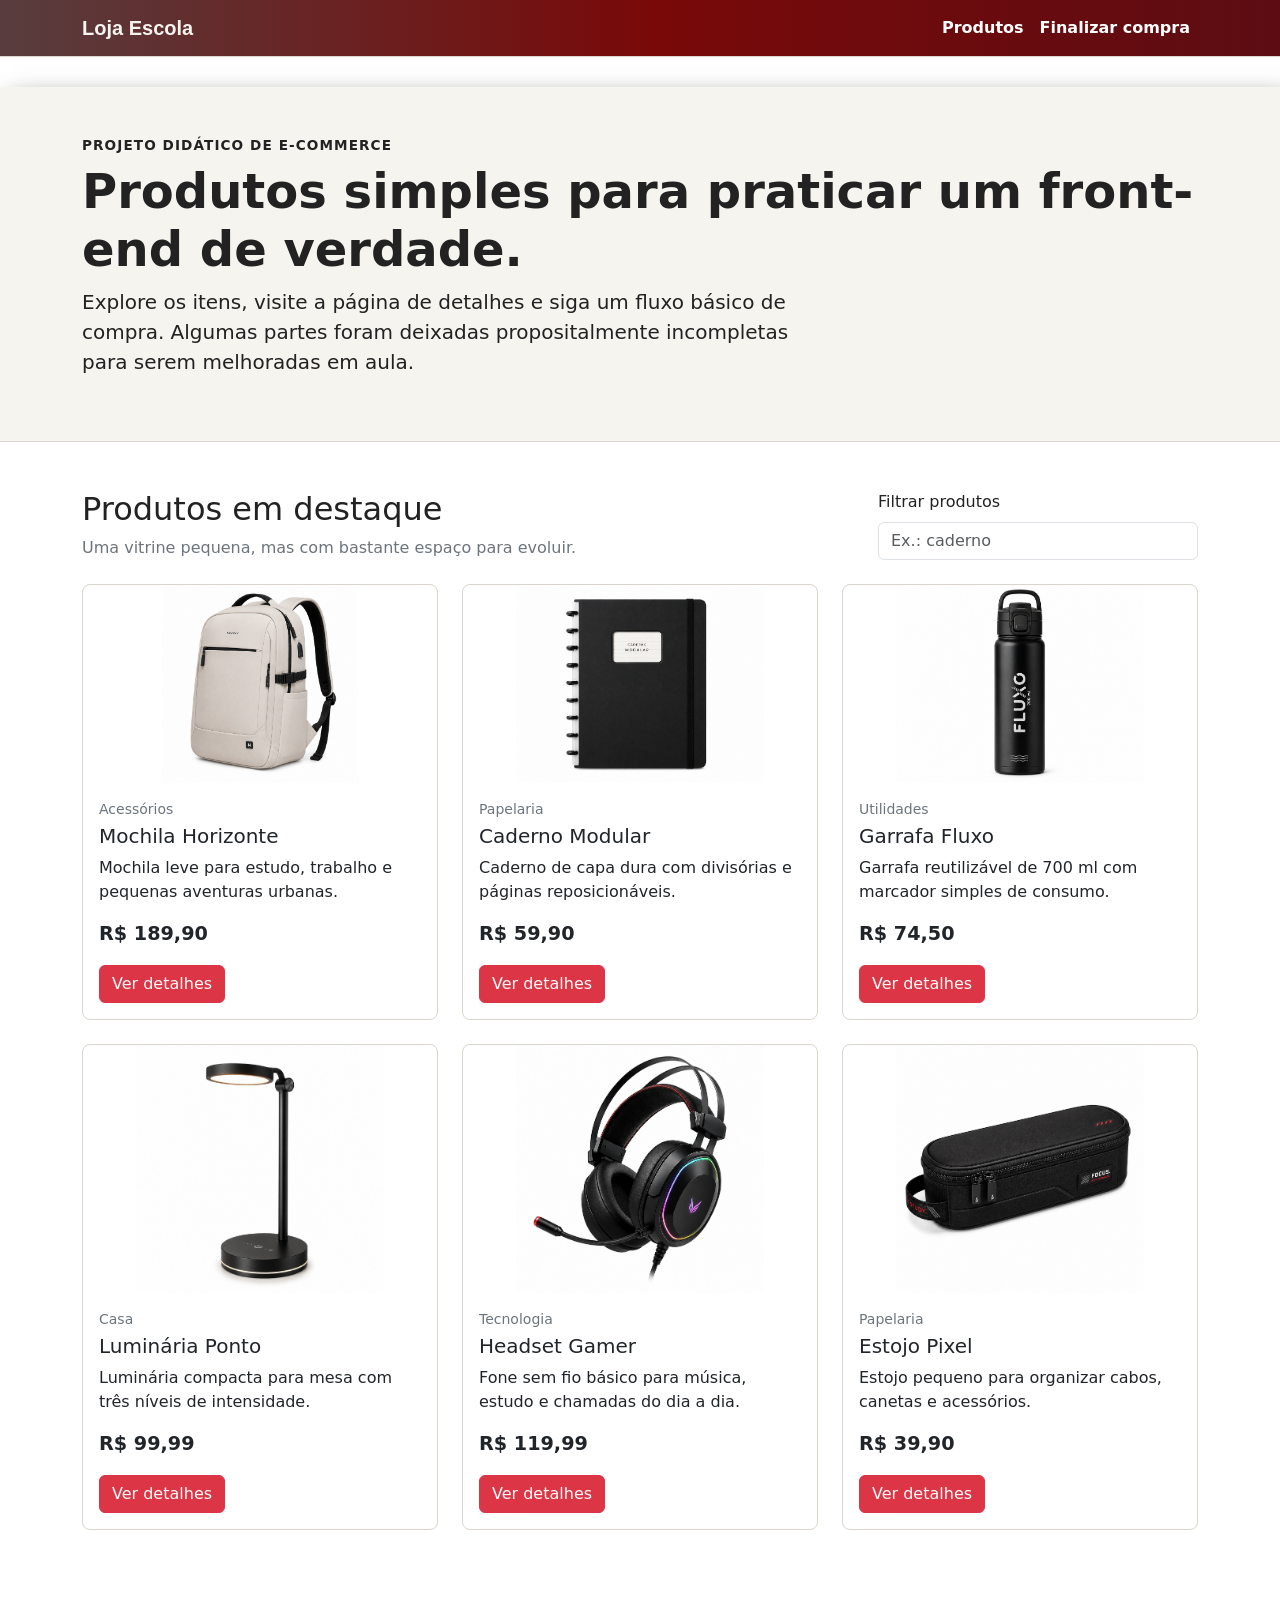
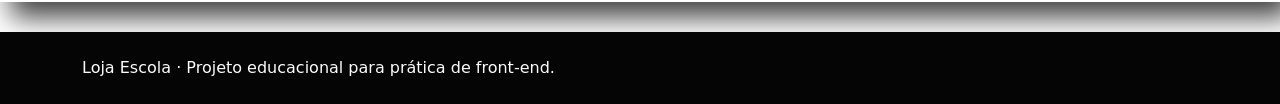
<file: loja-escola-main/web/index.html>
<!doctype html>
<html lang="pt-BR">

<head>
  <meta charset="utf-8">
  <meta name="viewport" content="width=device-width, initial-scale=1">
  <meta name="description"
    content="Loja Escola, projeto didático de front-end com HTML semântico, Bootstrap e JavaScript.">
  <title>Loja Escola | Produtos</title>
  <link href="https://cdn.jsdelivr.net/npm/bootstrap@5.3.3/dist/css/bootstrap.min.css" rel="stylesheet">
  <link rel="stylesheet" href="css/styles.css">
</head>

<body>
  <a class="skip-link" href="#conteudo">Pular para o conteúdo principal</a>

  <header class="site-header">
    <nav class="navbar navbar-expand-lg" aria-label="Navegação principal">
      <div class="container">
        <a class="navbar-brand fw-bold" href="index.html">Loja Escola</a>
        <button class="navbar-toggler" type="button" data-bs-toggle="collapse" data-bs-target="#menuPrincipal"
          aria-controls="menuPrincipal" aria-expanded="false" aria-label="Abrir menu">
          <span class="navbar-toggler-icon"></span>
        </button>
        <div class="collapse navbar-collapse" id="menuPrincipal">
          <ul class="navbar-nav ms-auto">
            <div class="nova-item">
            <li class="nav-item"><a class="nav-link" aria-current="page" href="index.html">Produtos</a></li> </div>
            <li class="nav-item"><a class="nav-link" href="checkout.html">Finalizar compra</a></li>
          </ul>
        </div>
      </div>
    </nav>
  </header>

  <main id="conteudo">
    <section class="hero py-5">
      <div class="container">
        <p class="eyebrow mb-2">Projeto didático de e-commerce</p>
        <h1 class="display-5 fw-bold">Produtos simples para praticar um front-end de verdade.</h1>
        <p class="lead col-lg-8">Explore os itens, visite a página de detalhes e siga um fluxo básico de compra. Algumas
          partes foram deixadas propositalmente incompletas para serem melhoradas em aula.</p>
      </div>
    </section>

    <section class="container py-5" aria-labelledby="titulo-produtos">
      <div class="d-flex flex-wrap justify-content-between align-items-end gap-3 mb-4">
        <div>
          <h2 id="titulo-produtos">Produtos em destaque</h2>
          <p class="text-secondary mb-0">Uma vitrine pequena, mas com bastante espaço para evoluir.</p>
        </div>
        <div class="product-filter">
          <label for="filtroProduto" class="form-label">Filtrar produtos</label>
          <input id="filtroProduto" class="form-control" type="search" placeholder="Ex.: caderno" autocomplete="off">
        </div>
      </div>

      <div class="row g-4" id="listaProdutos">
        <article class="col-sm-6 col-lg-4 product-item" data-name="Mochila Horizonte">
          <div class="card h-100 product-card">
            <img class="mochila" src="img/mochila.jpg" alt="mochila">
            <div class="card-body">
              <p class="small text-secondary mb-1">Acessórios</p>
              <h3 class="h5">Mochila Horizonte</h3>
              <p>Mochila leve para estudo, trabalho e pequenas aventuras urbanas.</p>
              <p class="price">R$ 189,90</p>
              <a class="btn btn-danger" href="produto.html">Ver detalhes</a>
            </div>
          </div>
        </article>

        <article class="col-sm-6 col-lg-4 product-item" data-name="Caderno Modular">
          <div class="card h-100 product-card">
            <img class="vitrine-caderno" src="img/caderno.jpg" alt="caderno">
            <div class="card-body">
              <p class="small text-secondary mb-1">Papelaria</p>
              <h3 class="h5">Caderno Modular</h3>
              <p>Caderno de capa dura com divisórias e páginas reposicionáveis.</p>
              <p class="price">R$ 59,90</p>
              <a class="btn btn-danger" href="caderno.html?id=2">Ver detalhes</a>
            </div>
          </div>
        </article>

        <article class="col-sm-6 col-lg-4 product-item" data-name="Garrafa Fluxo">
          <div class="card h-100 product-card">
            <img class="vitrine-garrafa" src="img/garrafa.jpg" alt="fluxo">
            <div class="card-body">
              <p class="small text-secondary mb-1">Utilidades</p>
              <h3 class="h5">Garrafa Fluxo</h3>
              <p>Garrafa reutilizável de 700 ml com marcador simples de consumo.</p>
              <p class="price">R$ 74,50</p>
              <a class="btn btn-danger" href="garrafa.html?=id3">Ver detalhes</a>
            </div>
          </div>
        </article>

        <article class="col-sm-6 col-lg-4 product-item" data-name="Luminária Ponto">
          <div class="card h-100 product-card">
           <img class="luminaria" src="img/luminaria.jpg" alt="luminaria">
            <div class="card-body">
              <p class="small text-secondary mb-1">Casa</p>
              <h3 class="h5">Luminária Ponto</h3>
              <p>Luminária compacta para mesa com três níveis de intensidade.</p>
              <p class="price">R$ 99,99</p>
              <a class="btn btn-danger" href="luminaria.html?=id4">Ver detalhes</a>
            </div>
          </div>
        </article>

        <article class="col-sm-6 col-lg-4 product-item" data-name="Fone Nuvem">
          <div class="card h-100 product-card">
            <img class="fone" src="img/fone.jpg" alt="fone">
            <div class="card-body">
              <p class="small text-secondary mb-1">Tecnologia</p>
              <h3 class="h5">Headset Gamer</h3>
              <p>Fone sem fio básico para música, estudo e chamadas do dia a dia.</p>
              <p class="price">R$ 119,99</p>
              <a class="btn btn-danger" href="fone.html?id=5">Ver detalhes</a>
            </div>
          </div>
        </article>

        <article class="col-sm-6 col-lg-4 product-item" data-name="Estojo Pixel">
          <div class="card h-100 product-card">
            <img class="estojo" src="img/estojo.jpg" alt="estojo">
            <div class="card-body">
              <p class="small text-secondary mb-1">Papelaria</p>
              <h3 class="h5">Estojo Pixel</h3>
              <p>Estojo pequeno para organizar cabos, canetas e acessórios.</p>
              <p class="price">R$ 39,90</p>
              <a class="btn btn-danger" href="estojo.html?id=6">Ver detalhes</a>
            </div>
          </div>
        </article>
      </div>
      <p id="mensagemFiltro" class="mt-4" role="status" aria-live="polite"></p>
    </section>
  </main>

  <footer class="site-footer py-4">
    <div class="container">
      <p class="mb-0">Loja Escola · Projeto educacional para prática de front-end.</p>
    </div>
  </footer>

  <script src="https://cdn.jsdelivr.net/npm/bootstrap@5.3.3/dist/js/bootstrap.bundle.min.js"></script>
  <script src="js/main.js"></script>
</body>

</html>
</file>
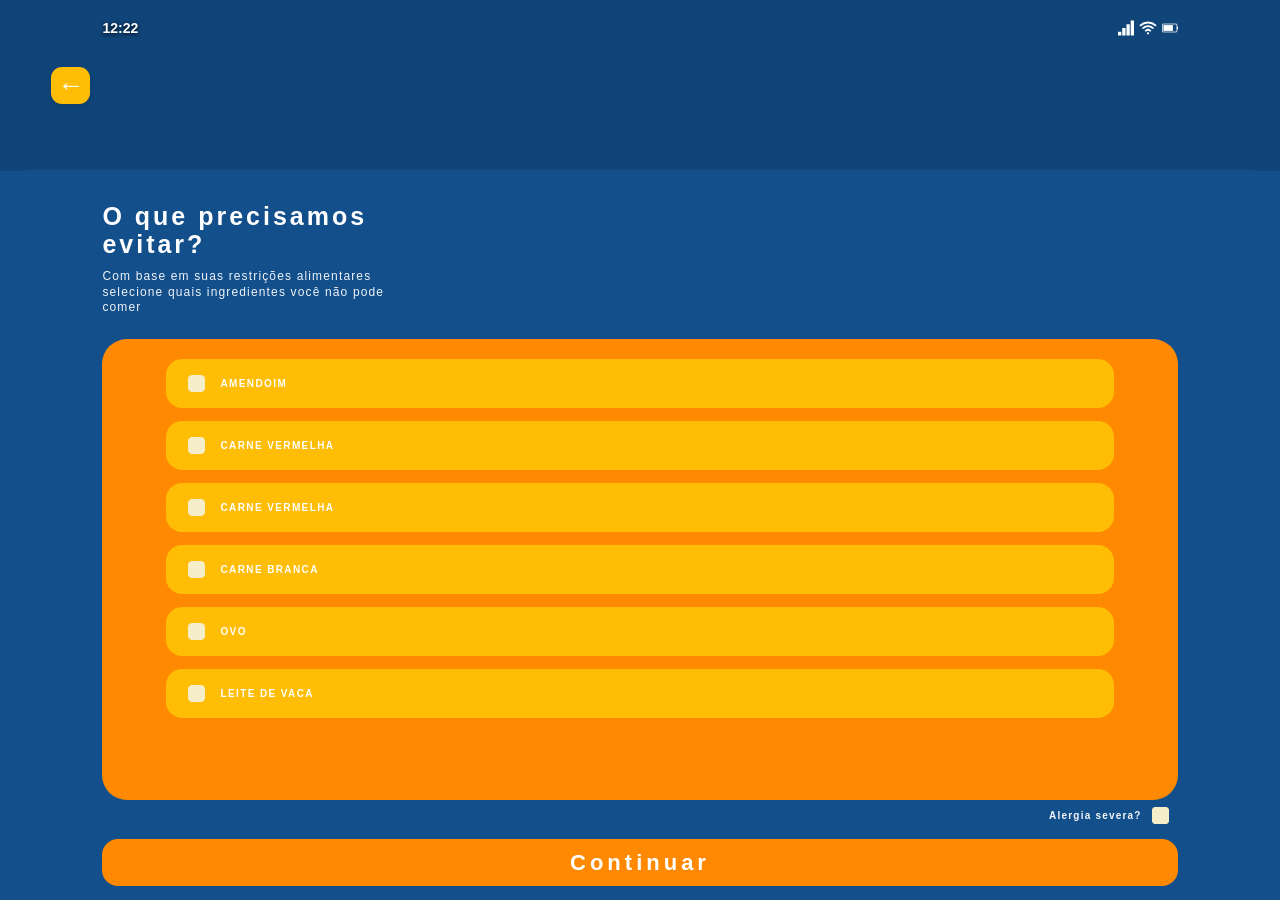
<file: filtros.html>
<!DOCTYPE html>
<html lang="pt-BR">
<head>
<meta charset="UTF-8">
<meta name="viewport" content="width=device-width, initial-scale=1, viewport-fit=cover">
<meta name="theme-color" content="#124f8b">
<title>OULLIN — Perfil alimentar</title>

<style>
:root {
  --purple: #51284f;
  --blue: #124f8b;
  --orange: #ff8900;
  --yellow: #ffbd05;
  --safe-top: env(safe-area-inset-top, 0px);
  --safe-bottom: env(safe-area-inset-bottom, 0px);
}

* {
  box-sizing: border-box;
}

html,
body {
  width: 100%;
  height: 100%;
  min-height: 100%;
  margin: 0;
  padding: 0;
}

body {
  font-family: Arial, Helvetica, sans-serif;
  color: white;
  background: var(--blue);
  -webkit-font-smoothing: antialiased;
  overflow: hidden;
}

button,
input {
  font: inherit;
}

button {
  cursor: pointer;
  -webkit-tap-highlight-color: transparent;
}

button:focus-visible,
input:focus-visible {
  outline: 3px solid white;
  outline-offset: 3px;
}


.app {
  position: fixed;
  inset: 0;
  width: 100%;
  height: 100%;
  height: 100dvh;
  min-height: 0;
  margin: 0;
  padding: 0;
  display: flex;
  background: var(--blue);
  overflow: hidden;
}

.screen {
  position: absolute;
  inset: 0;
  width: 100%;
  height: 100%;
  height: 100dvh;
  min-width: 0;
  min-height: 0;
  margin: 0;
  padding: 0;
  display: flex;
  flex-direction: column;
  overflow: hidden;
  background: var(--blue);
}

.screen[hidden] {
  display: none !important;
}

.screen-title {
  flex: 0 0 auto;
  min-height: 34px;
  padding:
    max(5px, var(--safe-top))
    5.5%
    6px;
  color: #c7afc3;
  font-size: 16px;
  line-height: 1.2;
}

/* Foto do topo */
.photo {
  position: relative;
  flex: 0 0 clamp(105px, 19dvh, 180px);
  width: 100%;
  background-size: cover;
  background-position: center;
}

.photo.profile {
  background-image:
    linear-gradient(#0002, #0002),
    url("https://images.unsplash.com/photo-1547592180-85f173990554?auto=format&fit=crop&w=1400&q=90");
  background-position: center 48%;
}

.photo.favorites {
  background-image:
    linear-gradient(#0003, #0003),
    url("https://images.unsplash.com/photo-1511985639851-a6c1d4a1a8b5?auto=format&fit=crop&w=1400&q=90");
  background-position: center 43%;
}

.status {
  position: absolute;
  top: 12px;
  left: 8%;
  font-size: 12px;
  font-weight: 700;
  text-shadow: 0 1px 4px #000;
}

.status-right {
  position: absolute;
  top: 12px;
  right: 8%;
  font-size: 12px;
  text-shadow: 0 1px 4px #000;
}

.back {
  position: absolute;
  top: 39%;
  left: 4%;
  width: 39px;
  height: 37px;
  border: 0;
  border-radius: 11px;
  background: var(--yellow);
  color: white;
  font-size: 27px;
  line-height: 1;
  box-shadow: 0 2px 5px #0002;
}


.blue-card {
  position: relative;
  z-index: 1;
  flex: 1 1 0;
  min-width: 0;
  min-height: 0;
  margin-top: -1px;
  padding:
    clamp(18px, 3.5dvh, 32px)
    clamp(22px, 8.2vw, 60px)
    calc(14px + var(--safe-bottom));
  border-radius: 28px 28px 0 0;
  background: var(--blue);
  display: flex;
  flex-direction: column;
  overflow: hidden;
}

.blue-card h1 {
  flex: 0 0 auto;
  margin: 0 0 10px;
  font-size: clamp(20px, 5.7vw, 25px);
  line-height: 1.15;
  letter-spacing: 3px;
  font-weight: 800;
}

.intro {
  flex: 0 0 auto;
  margin: 0 0 clamp(12px, 2.7dvh, 23px);
  color: #f0f4fa;
  font-size: clamp(9px, 2.65vw, 12px);
  line-height: 1.3;
  letter-spacing: 1.15px;
}


.option-panel {
  flex: 1 1 auto;
  min-width: 0;
  min-height: 0;
  padding:
    clamp(12px, 2.6dvh, 20px)
    clamp(14px, 4.5vw, 28px)
    10px;
  border-radius: 25px;
  background: var(--orange);
  display: flex;
  flex-direction: column;
  gap: clamp(7px, 1.65dvh, 13px);
  overflow-y: auto;
  overscroll-behavior: contain;
  scrollbar-width: thin;
  scrollbar-color: #ffd36b var(--orange);
}

.option {
  flex: 0 0 auto;
  min-height: clamp(38px, 6.3dvh, 49px);
  padding: 0 clamp(10px, 2.8vw, 20px);
  border: 2px solid transparent;
  border-radius: 16px;
  background: var(--yellow);
  color: white;
  display: flex;
  align-items: center;
  gap: 15px;
  font-size: 10px;
  font-weight: 800;
  letter-spacing: 1.4px;
  white-space: nowrap;
}

.option input {
  appearance: none;
  width: 17px;
  height: 17px;
  flex: 0 0 17px;
  margin: 0;
  border: 1px solid #f5eec9;
  border-radius: 4px;
  background: #f5eec9;
  position: relative;
}

.option input:checked {
  background: var(--blue);
  border-color: white;
}

.option input:checked::after {
  content: "✓";
  position: absolute;
  left: 2px;
  top: -2px;
  color: white;
  font-size: 14px;
}

.option:has(input:checked) {
  border-color: #ffffff88;
}


.severe {
  flex: 0 0 auto;
  display: flex;
  justify-content: flex-end;
  align-items: center;
  gap: 10px;
  margin: 7px 9px 10px 0;
  color: #f5f6fb;
  font-size: 10px;
  font-weight: 700;
  letter-spacing: 1.2px;
}

.severe input {
  appearance: none;
  width: 17px;
  height: 17px;
  flex: 0 0 17px;
  margin: 0;
  border: 1px solid #f5eec9;
  border-radius: 3px;
  background: #f5eec9;
}

.severe input:checked {
  background: var(--yellow);
  border: 2px solid white;
}

.severe input:checked::after {
  content: "✓";
  display: block;
  color: white;
  font-size: 13px;
  line-height: 14px;
  text-align: center;
}

.error {
  flex: 0 0 auto;
  min-height: 0;
  margin: 0 0 5px;
  color: #fff4c7;
  font-size: 11px;
  letter-spacing: .3px;
}


.continue {
  flex: 0 0 auto;
  width: 100%;
  min-height: 47px;
  padding: 9px 12px;
  border: 0;
  border-radius: 16px;
  background: var(--orange);
  color: white;
  font-size: clamp(19px, 5.4vw, 22px);
  font-weight: 800;
  letter-spacing: 4px;
}

.continue:active,
.back:active {
  transform: scale(.99);
}


.fav-screen .blue-card {
  padding-top: clamp(18px, 3.5dvh, 32px);
}

.fav-screen .option-panel {
  flex: 1 1 0;
  min-height: 0;
}

.fav-screen .continue {
  margin-top: 0;
}

@media (max-height: 700px) {
  .screen-title {
    min-height: 28px;
    padding-bottom: 4px;
  }

  .photo {
    flex-basis: clamp(75px, 15dvh, 115px);
  }

  .blue-card {
    padding-top: 13px;
    padding-bottom: calc(8px + var(--safe-bottom));
  }

  .blue-card h1 {
    font-size: 19px;
    margin-bottom: 6px;
  }

  .intro {
    margin-bottom: 9px;
    line-height: 1.2;
  }

  .option-panel {
    padding-top: 9px;
    padding-bottom: 7px;
    gap: 6px;
  }

  .option {
    min-height: 34px;
    border-radius: 12px;
  }

  .severe {
    margin-top: 4px;
    margin-bottom: 6px;
  }

  .continue {
    min-height: 40px;
  }
}


@media (max-width: 360px) {
  .screen-title {
    padding-left: 5%;
  }

  .blue-card {
    padding-left: 6%;
    padding-right: 6%;
  }

  .blue-card h1 {
    letter-spacing: 2.4px;
  }

  .intro {
    letter-spacing: .8px;
  }

  .option-panel {
    padding-left: 12px;
    padding-right: 12px;
    border-radius: 21px;
  }

  .option {
    gap: 10px;
    padding-left: 10px;
    font-size: 9px;
    letter-spacing: 1px;
  }
}

@media (min-width: 600px) {
  .screen {
    width: 100%;
    max-width: none;
  }

  .blue-card {
    padding-left: clamp(30px, 8vw, 120px);
    padding-right: clamp(30px, 8vw, 120px);
  }

  .option-panel {
    padding-left: clamp(20px, 5vw, 72px);
    padding-right: clamp(20px, 5vw, 72px);
  }
}
.photo_profile {
  position: absolute;
  top: 8px;
  left: 0;
  right: 0;
  z-index: 10;

  display: flex;
  align-items: center;
  justify-content: space-between;

  padding: 0 12px;
  box-sizing: border-box;
  background: transparent;
}

.status {
  color: #fff;
  font-size: 14px;
  font-weight: 600;
}

.status-right {
  display: flex;
  align-items: center;
  gap: 5px;
  margin-left: auto;
}

.status-icon {
  width: 16px;
  height: 16px;
  object-fit: contain;
  flex-shrink: 0;
}

.wifi-iphone {
  display: inline-flex;
  align-items: center;
  color: #fff;
}

.wifi-iphone svg {
  display: block;
  width: 18px;
  height: 16px;
}

.status-icon {
  filter: brightness(0) invert(1);
}

.wifi-iphone {
  color: #fff;
}

.wifi-iphone svg {
  color: #fff;
}
@media (prefers-reduced-motion: reduce) {
  *,
  *::before,
  *::after {
    scroll-behavior: auto !important;
    transition: none !important;
  }
}
</style>
</head>

<body>
<main class="app">

  
  <section class="screen" id="profile-screen" aria-label="Perfil alimentar">

    

    <div class="photo profile">
      <div class="photo_profile">
  <span class="status">12:22</span>

  <div class="status-right">
    <img src="img/sinal.png" alt="Sinal" class="status-icon">

    
    <span class="wifi-iphone">
      <svg viewBox="0 0 24 18" aria-label="Wi-Fi" role="img">
        <path d="M2 5.5a15 15 0 0 1 20 0"
              fill="none" stroke="currentColor"
              stroke-width="2.5" stroke-linecap="round"/>
        <path d="M5.5 9a10 10 0 0 1 13 0"
              fill="none" stroke="currentColor"
              stroke-width="2.5" stroke-linecap="round"/>
        <path d="M9 12.5a5 5 0 0 1 6 0"
              fill="none" stroke="currentColor"
              stroke-width="2.5" stroke-linecap="round"/>
        <circle cx="12" cy="16" r="1.5" fill="currentColor"/>
      </svg>
    </span>

    <img src="img/bateria.png" alt="Bateria" class="status-icon">
  </div>
</div>
      <button class="back" type="button" aria-label="Voltar">←</button>
    </div>

    <div class="blue-card">

      <h1>O que precisamos<br>evitar?</h1>

      <p class="intro">
        Com base em suas restrições alimentares<br>
        selecione quais ingredientes você não pode<br>
        comer
      </p>

      <div class="option-panel" id="avoid-options">

        <label class="option">
          <input type="checkbox" value="Amendoim">
          <span>AMENDOIM</span>
        </label>

        <label class="option">
          <input type="checkbox" value="Carne vermelha">
          <span>CARNE VERMELHA</span>
        </label>

        <label class="option">
          <input type="checkbox" value="Carne suína">
          <span>CARNE VERMELHA</span>
        </label>

        <label class="option">
          <input type="checkbox" value="Carne branca">
          <span>CARNE BRANCA</span>
        </label>

        <label class="option">
          <input type="checkbox" value="Ovo">
          <span>OVO</span>
        </label>

        <label class="option">
          <input type="checkbox" value="Leite de vaca">
          <span>LEITE DE VACA</span>
        </label>

      </div>

      <label class="severe">
        <span>Alergia severa?</span>
        <input id="severe" type="checkbox">
      </label>

      <p class="error" id="profile-error" aria-live="polite"></p>

      <button class="continue">
        Continuar</button>

    </div>
  </section>



</main>

<script>
(() => {
  const profile = document.getElementById("profile-screen");
  const favorites = document.getElementById("favorites-screen");

  function showStep(step) {
    const showProfile = step === "profile";

    profile.hidden = !showProfile;
    favorites.hidden = showProfile;
  }

  
  document
    .getElementById("continue-to-favorites")
    .addEventListener("click", () => {

      const restrictions = [
        ...document.querySelectorAll("#avoid-options input:checked")
      ].map(input => input.value);

      const severe = document.getElementById("severe").checked;

      try {
        sessionStorage.setItem(
          "oullin_restricoes",
          JSON.stringify(restrictions)
        );

        sessionStorage.setItem(
          "oullin_alergia_severa",
          String(severe)
        );
      } catch (error) {
        // A navegação continua funcionando sem armazenamento.
      }

      document.getElementById("profile-error").textContent = "";

      showStep("favorites");
    });

  
  document
    .getElementById("back-to-profile")
    .addEventListener("click", () => {
      showStep("profile");
    });

  
  document
    .getElementById("finish-onboarding")
    .addEventListener("click", () => {

      const choices = [
        ...document.querySelectorAll("#love-options input:checked")
      ].map(input => input.value);

      try {
        sessionStorage.setItem(
          "oullin_favoritos",
          JSON.stringify(choices)
        );
      } catch (error) {
      
      }

      const message = document.getElementById("favorites-error");

      message.textContent = "Preferências salvas!";

      window.setTimeout(() => {
        message.textContent = "";
      }, 2200);
    });
})();
</script>

</body>
</html>
</file>
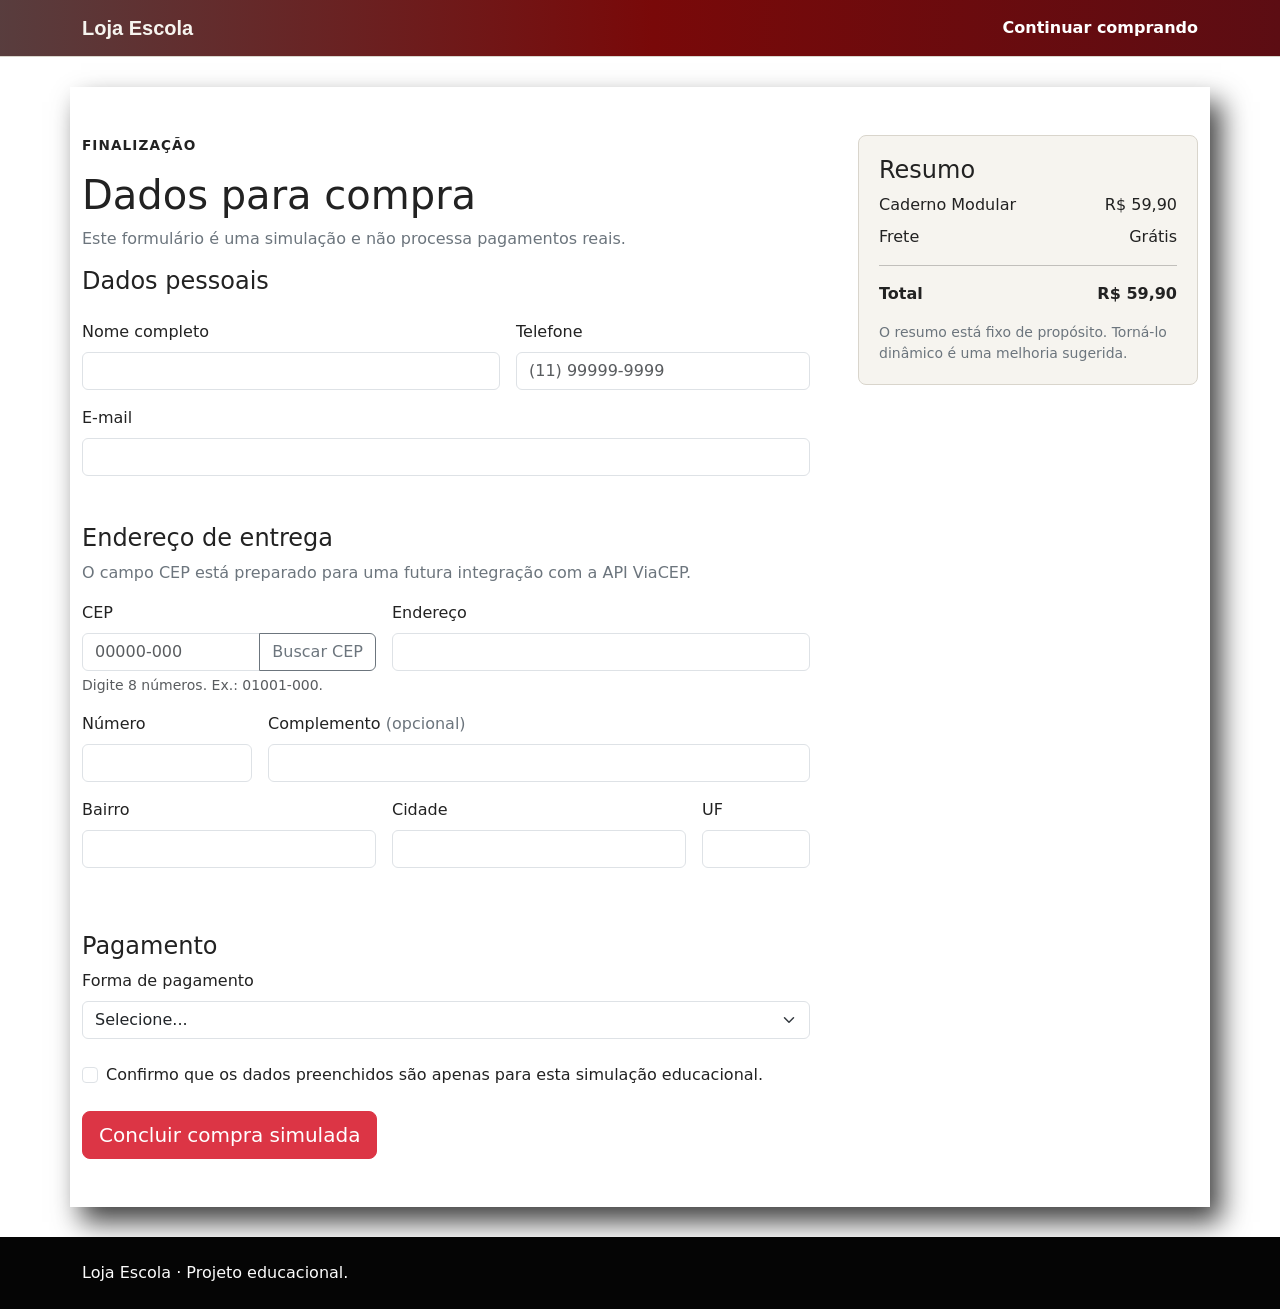
<file: loja-escola-main/web/cadernal.html>
<!doctype html>
<html lang="pt-BR">
<head>
  <meta charset="utf-8">
  <meta name="viewport" content="width=device-width, initial-scale=1">
  <meta name="description" content="Formulário de finalização de compra da Loja Escola.">
  <title>Loja Escola | Finalizar compra</title>
  <link href="https://cdn.jsdelivr.net/npm/bootstrap@5.3.3/dist/css/bootstrap.min.css" rel="stylesheet">
  <link rel="stylesheet" href="css/styles.css">
</head>
<body>
  <a class="skip-link" href="#conteudo">Pular para o conteúdo principal</a>
  <header class="site-header">
    <nav class="navbar" aria-label="Navegação principal">
      <div class="container">
        <a class="navbar-brand fw-bold" href="index.html">Loja Escola</a>
        <a class="nav-link" href="index.html">Continuar comprando</a>
      </div>
    </nav>
  </header>

  <main id="conteudo" class="container py-5">
    <div class="row g-5">
      <section class="col-lg-8" aria-labelledby="titulo-checkout">
        <p class="eyebrow">Finalização</p>
        <h1 id="titulo-checkout">Dados para compra</h1>
        <p class="text-secondary">Este formulário é uma simulação e não processa pagamentos reais.</p>

        <form id="checkoutForm" novalidate>
          <fieldset class="mb-5">
            <legend class="h4">Dados pessoais</legend>
            <div class="row g-3">
              <div class="col-md-7">
                <label for="nome" class="form-label">Nome completo</label>
                <input class="form-control" id="nome" name="nome" type="text" autocomplete="name" required>
                <div class="invalid-feedback">Informe seu nome.</div>
              </div>
              <div class="col-md-5">
                <label for="telefone" class="form-label">Telefone</label>
                <input class="form-control" id="telefone" name="telefone" type="tel" autocomplete="tel" placeholder="(11) 99999-9999">
              </div>
              <div class="col-12">
                <label for="email" class="form-label">E-mail</label>
                <input class="form-control" id="email" name="email" type="email" autocomplete="email" required>
                <div class="invalid-feedback">Informe um e-mail válido.</div>
              </div>
            </div>
          </fieldset>

          <fieldset class="mb-5">
            <legend class="h4">Endereço de entrega</legend>
            <p class="text-secondary">O campo CEP está preparado para uma futura integração com a API ViaCEP.</p>
            <div class="row g-3">
              <div class="col-md-5">
                <label for="cep" class="form-label">CEP</label>
                <div class="input-group">
                  <input class="form-control" id="cep" name="cep" type="text" inputmode="numeric" autocomplete="postal-code" placeholder="00000-000" maxlength="9" aria-describedby="ajudaCep" required>
                  <button class="btn btn-outline-secondary" id="buscarCep" type="button">Buscar CEP</button>
                </div>
                <div id="ajudaCep" class="form-text">Digite 8 números. Ex.: 01001-000.</div>
              </div>
              <div class="col-md-7">
                <label for="logradouro" class="form-label">Endereço</label>
                <input class="form-control" id="logradouro" name="logradouro" type="text" autocomplete="address-line1" required>
              </div>
              <div class="col-md-3">
                <label for="numero" class="form-label">Número</label>
                <input class="form-control" id="numero" name="numero" type="text" required>
              </div>
              <div class="col-md-9">
                <label for="complemento" class="form-label">Complemento <span class="text-secondary">(opcional)</span></label>
                <input class="form-control" id="complemento" name="complemento" type="text" autocomplete="address-line2">
              </div>
              <div class="col-md-5">
                <label for="bairro" class="form-label">Bairro</label>
                <input class="form-control" id="bairro" name="bairro" type="text">
              </div>
              <div class="col-md-5">
                <label for="cidade" class="form-label">Cidade</label>
                <input class="form-control" id="cidade" name="cidade" type="text" autocomplete="address-level2" required>
              </div>
              <div class="col-md-2">
                <label for="estado" class="form-label">UF</label>
                <input class="form-control" id="estado" name="estado" type="text" maxlength="2" autocomplete="address-level1" required>
              </div>
            </div>
            <div id="cepFeedback" class="mt-3" role="status" aria-live="polite"></div>
          </fieldset>

          <fieldset class="mb-4">
            <legend class="h4">Pagamento</legend>
            <label for="pagamento" class="form-label">Forma de pagamento</label>
            <select class="form-select" id="pagamento" name="pagamento" required>
              <option value="">Selecione...</option>
              <option value="pix">Pix</option>
              <option value="credito">Cartão de crédito</option>
              <option value="boleto">Boleto</option>
            </select>
          </fieldset>

          <div class="form-check mb-4">
            <input class="form-check-input" id="termos" name="termos" type="checkbox" required>
            <label class="form-check-label" for="termos">Confirmo que os dados preenchidos são apenas para esta simulação educacional.</label>
          </div>

          <button class="btn btn-danger btn-lg" type="submit">Concluir compra simulada</button>
        </form>
      </section>

      <aside class="col-lg-4" aria-labelledby="titulo-resumo">
        <div class="summary-box">
          <h2 id="titulo-resumo" class="h4">Resumo</h2>
          <div class="d-flex justify-content-between"><span>Caderno Modular</span><span>R$ 59,90</span></div>
          <div class="d-flex justify-content-between mt-2"><span>Frete</span><span>Grátis</span></div>
          <hr>
          <div class="d-flex justify-content-between fw-bold"><span>Total</span><span>R$ 59,90</span></div>
          <p class="small text-secondary mt-3 mb-0">O resumo está fixo de propósito. Torná-lo dinâmico é uma melhoria sugerida.</p>
        </div>
      </aside>
    </div>
  </main>

  <footer class="site-footer py-4"><div class="container"><p class="mb-0">Loja Escola · Projeto educacional.</p></div></footer>
  <script src="js/checkout.js"></script>
</body>
</html>
</file>
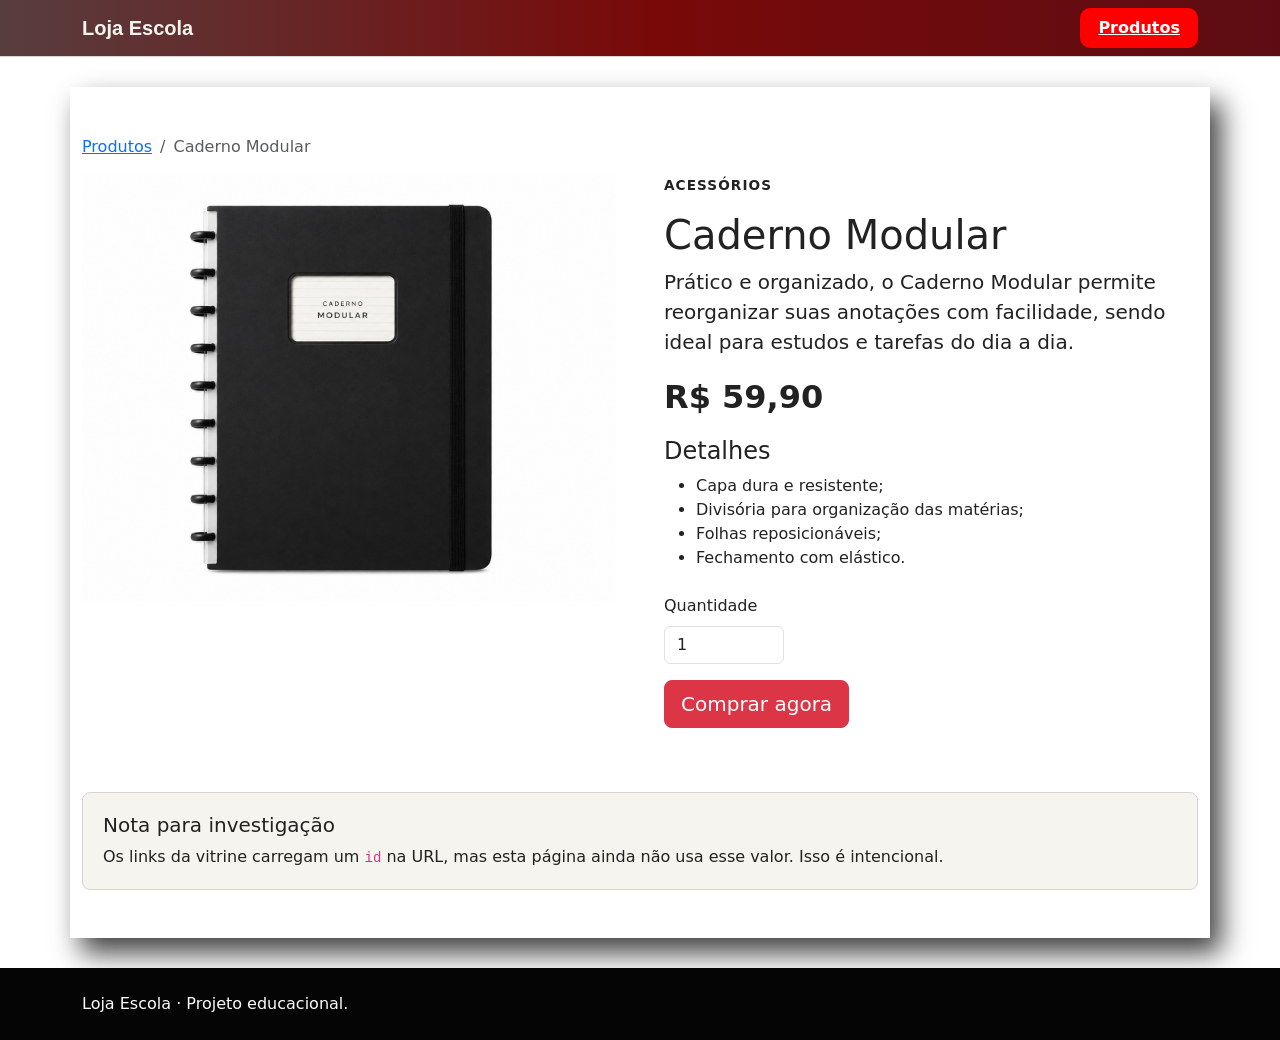
<file: loja-escola-main/web/caderno.html>
<!doctype html>
<html lang="pt-BR">
<head>
  <meta charset="utf-8">
  <meta name="viewport" content="width=device-width, initial-scale=1">
  <meta name="description" content="Detalhes de um produto da Loja Escola.">
  <title>Loja Escola | Detalhes do produto</title>
  <link href="https://cdn.jsdelivr.net/npm/bootstrap@5.3.3/dist/css/bootstrap.min.css" rel="stylesheet">
  <link rel="stylesheet" href="css/styles.css">


</head>
<body>
  <a class="skip-link" href="#conteudo">Pular para o conteúdo principal</a>
  <header class="site-header">
    <nav class="navbar" aria-label="Navegação principal">
      <div class="container">
        <a class="navbar-brand fw-bold" href="index.html">Loja Escola</a>
        <a class="nave-link" href="index.html">Produtos</a>
      </div>
    </nav>
  </header>

  <main id="conteudo" class="container py-5">
    <nav aria-label="Caminho de navegação">
      <ol class="breadcrumb">
        <li class="breadcrumb-item"><a href="index.html">Produtos</a></li>
        <li class="breadcrumb-item active" aria-current="page">Caderno Modular</li>
      </ol>
    </nav>

    <article class="row g-5 align-items-start">
      <div class="col-lg-6">
        <img class="caderno" src="img/caderno.jpg" alt="caderno">
      </div>
      <div class="col-lg-6">
        <p class="eyebrow">Acessórios</p>
        <h1>Caderno Modular</h1>
        <p class="lead">Prático e organizado, o Caderno Modular permite reorganizar suas anotações com facilidade, sendo ideal para estudos e tarefas do dia a dia.</p>
        <p class="price price-large">R$ 59,90</p>

        <section aria-labelledby="titulo-detalhes" class="mb-4">
          <h2 id="titulo-detalhes" class="h4">Detalhes</h2>
          <ul>
            <li>Capa dura e resistente;</li>
            <li>Divisória para organização das matérias;</li>
            <li>Folhas reposicionáveis;</li>
            <li>Fechamento com elástico.</li>
          </ul>
        </section>

        <form id="formProduto">
          <div class="mb-3">
            <label for="quantidade" class="form-label">Quantidade</label>
            <input class="form-control quantity-field" id="quantidade" name="quantidade" type="number" min="1" max="10" value="1">
          </div>
          <div class="produto-caderno">
          <button class="btn btn-danger btn-lg" type="button" onclick="window.location.href='cadernal.html'">Comprar agora</button>
          </div>
        </form>
        <div id="produtoFeedback" class="mt-3" role="status" aria-live="polite"></div>
      </div>
    </article>

    <aside class="learning-note mt-5">
      <h2 class="h5">Nota para investigação</h2>
      <p class="mb-0">Os links da vitrine carregam um <code>id</code> na URL, mas esta página ainda não usa esse valor. Isso é intencional.</p>
    </aside>
  </main>

  <footer class="site-footer py-4"><div class="container"><p class="mb-0">Loja Escola · Projeto educacional.</p></div></footer>
  <script src="js/product.js"></script>
</body>
</html>
</file>
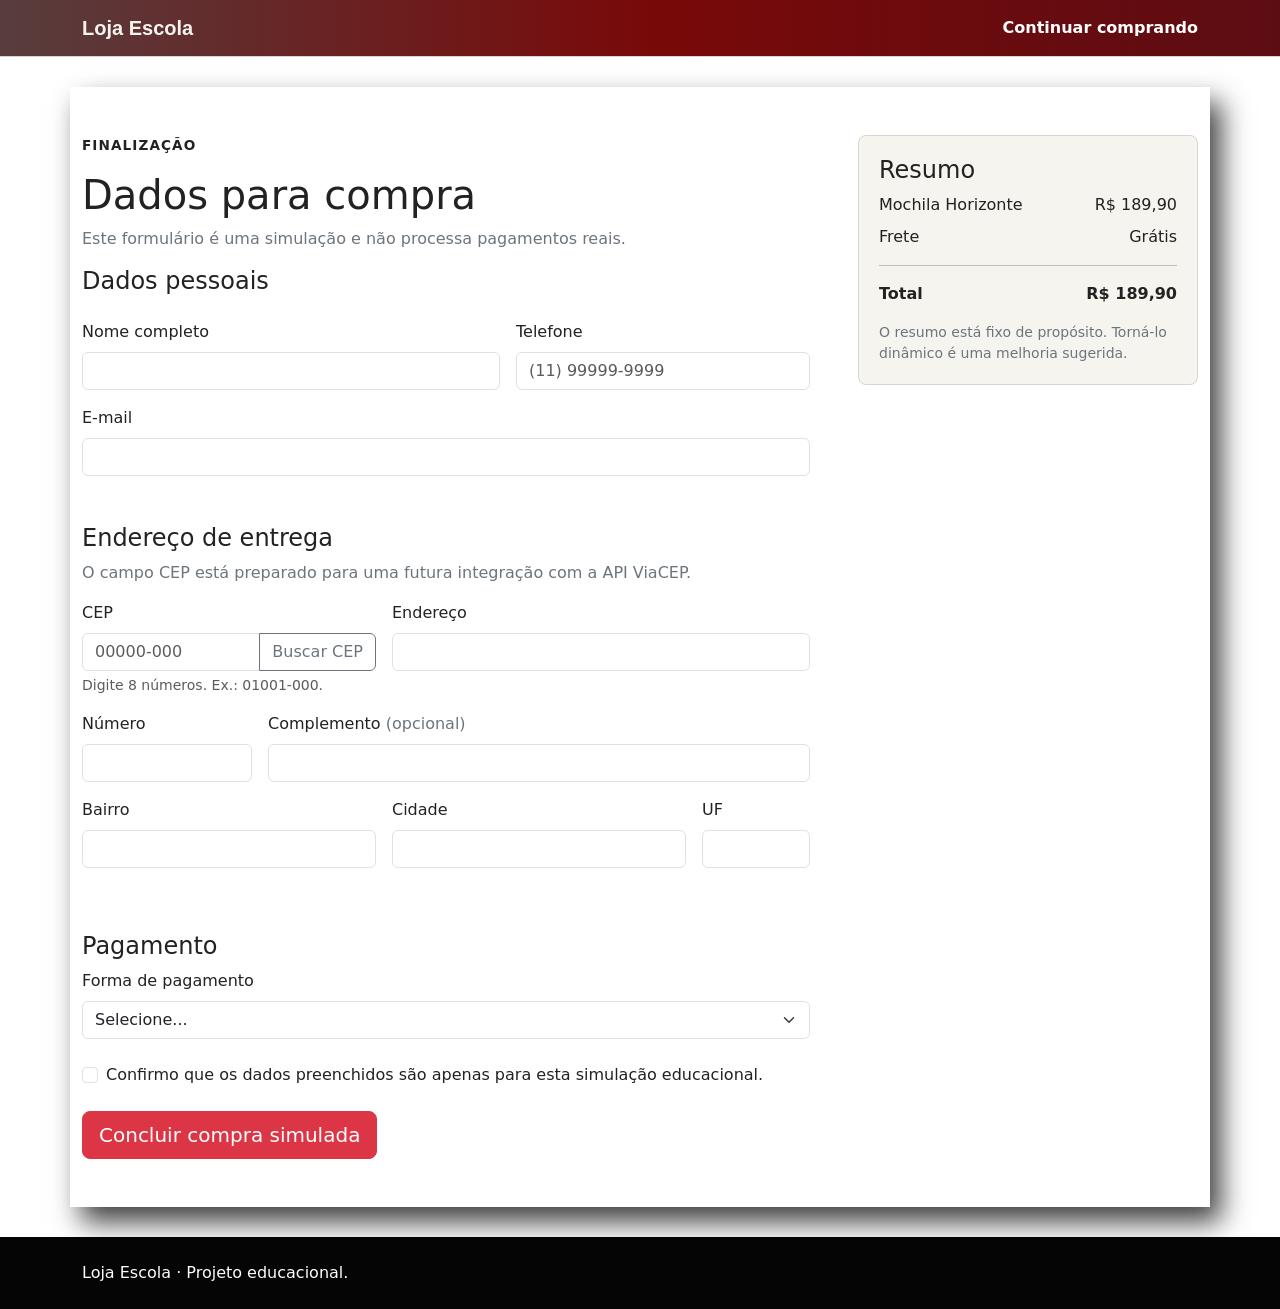
<file: loja-escola-main/web/checkout.html>
<!doctype html>
<html lang="pt-BR">
<head>
  <meta charset="utf-8">
  <meta name="viewport" content="width=device-width, initial-scale=1">
  <meta name="description" content="Formulário de finalização de compra da Loja Escola.">
  <title>Loja Escola | Finalizar compra</title>
  <link href="https://cdn.jsdelivr.net/npm/bootstrap@5.3.3/dist/css/bootstrap.min.css" rel="stylesheet">
  <link rel="stylesheet" href="css/styles.css">
</head>
<body>
  <a class="skip-link" href="#conteudo">Pular para o conteúdo principal</a>
  <header class="site-header">
    <nav class="navbar" aria-label="Navegação principal">
      <div class="container">
        <a class="navbar-brand fw-bold" href="index.html">Loja Escola</a>
        <a class="nav-link" href="index.html">Continuar comprando</a>
      </div>
    </nav>
  </header>

  <main id="conteudo" class="container py-5">
    <div class="row g-5">
      <section class="col-lg-8" aria-labelledby="titulo-checkout">
        <p class="eyebrow">Finalização</p>
        <h1 id="titulo-checkout">Dados para compra</h1>
        <p class="text-secondary">Este formulário é uma simulação e não processa pagamentos reais.</p>

        <form id="checkoutForm" novalidate>
          <fieldset class="mb-5">
            <legend class="h4">Dados pessoais</legend>
            <div class="row g-3">
              <div class="col-md-7">
                <label for="nome" class="form-label">Nome completo</label>
                <input class="form-control" id="nome" name="nome" type="text" autocomplete="name" required>
                <div class="invalid-feedback">Informe seu nome.</div>
              </div>
              <div class="col-md-5">
                <label for="telefone" class="form-label">Telefone</label>
                <input class="form-control" id="telefone" name="telefone" type="tel" autocomplete="tel" placeholder="(11) 99999-9999">
              </div>
              <div class="col-12">
                <label for="email" class="form-label">E-mail</label>
                <input class="form-control" id="email" name="email" type="email" autocomplete="email" required>
                <div class="invalid-feedback">Informe um e-mail válido.</div>
              </div>
            </div>
          </fieldset>

          <fieldset class="mb-5">
            <legend class="h4">Endereço de entrega</legend>
            <p class="text-secondary">O campo CEP está preparado para uma futura integração com a API ViaCEP.</p>
            <div class="row g-3">
              <div class="col-md-5">
                <label for="cep" class="form-label">CEP</label>
                <div class="input-group">
                  <input class="form-control" id="cep" name="cep" type="text" inputmode="numeric" autocomplete="postal-code" placeholder="00000-000" maxlength="9" aria-describedby="ajudaCep" required>
                  <button class="btn btn-outline-secondary" id="buscarCep" type="button">Buscar CEP</button>
                </div>
                <div id="ajudaCep" class="form-text">Digite 8 números. Ex.: 01001-000.</div>
              </div>
              <div class="col-md-7">
                <label for="logradouro" class="form-label">Endereço</label>
                <input class="form-control" id="logradouro" name="logradouro" type="text" autocomplete="address-line1" required>
              </div>
              <div class="col-md-3">
                <label for="numero" class="form-label">Número</label>
                <input class="form-control" id="numero" name="numero" type="text" required>
              </div>
              <div class="col-md-9">
                <label for="complemento" class="form-label">Complemento <span class="text-secondary">(opcional)</span></label>
                <input class="form-control" id="complemento" name="complemento" type="text" autocomplete="address-line2">
              </div>
              <div class="col-md-5">
                <label for="bairro" class="form-label">Bairro</label>
                <input class="form-control" id="bairro" name="bairro" type="text">
              </div>
              <div class="col-md-5">
                <label for="cidade" class="form-label">Cidade</label>
                <input class="form-control" id="cidade" name="cidade" type="text" autocomplete="address-level2" required>
              </div>
              <div class="col-md-2">
                <label for="estado" class="form-label">UF</label>
                <input class="form-control" id="estado" name="estado" type="text" maxlength="2" autocomplete="address-level1" required>
              </div>
            </div>
            <div id="cepFeedback" class="mt-3" role="status" aria-live="polite"></div>
          </fieldset>

          <fieldset class="mb-4">
            <legend class="h4">Pagamento</legend>
            <label for="pagamento" class="form-label">Forma de pagamento</label>
            <select class="form-select" id="pagamento" name="pagamento" required>
              <option value="">Selecione...</option>
              <option value="pix">Pix</option>
              <option value="credito">Cartão de crédito</option>
              <option value="boleto">Boleto</option>
            </select>
          </fieldset>

          <div class="form-check mb-4">
            <input class="form-check-input" id="termos" name="termos" type="checkbox" required>
            <label class="form-check-label" for="termos">Confirmo que os dados preenchidos são apenas para esta simulação educacional.</label>
          </div>

          <button class="btn btn-danger btn-lg" type="submit">Concluir compra simulada</button>
        </form>
      </section>

      <aside class="col-lg-4" aria-labelledby="titulo-resumo">
        <div class="summary-box">
          <h2 id="titulo-resumo" class="h4">Resumo</h2>
          <div class="d-flex justify-content-between"><span>Mochila Horizonte</span><span>R$ 189,90</span></div>
          <div class="d-flex justify-content-between mt-2"><span>Frete</span><span>Grátis</span></div>
          <hr>
          <div class="d-flex justify-content-between fw-bold"><span>Total</span><span>R$ 189,90</span></div>
          <p class="small text-secondary mt-3 mb-0">O resumo está fixo de propósito. Torná-lo dinâmico é uma melhoria sugerida.</p>
        </div>
      </aside>
    </div>
  </main>

  <footer class="site-footer py-4"><div class="container"><p class="mb-0">Loja Escola · Projeto educacional.</p></div></footer>
  <script src="js/checkout.js"></script>
</body>
</html>
</file>
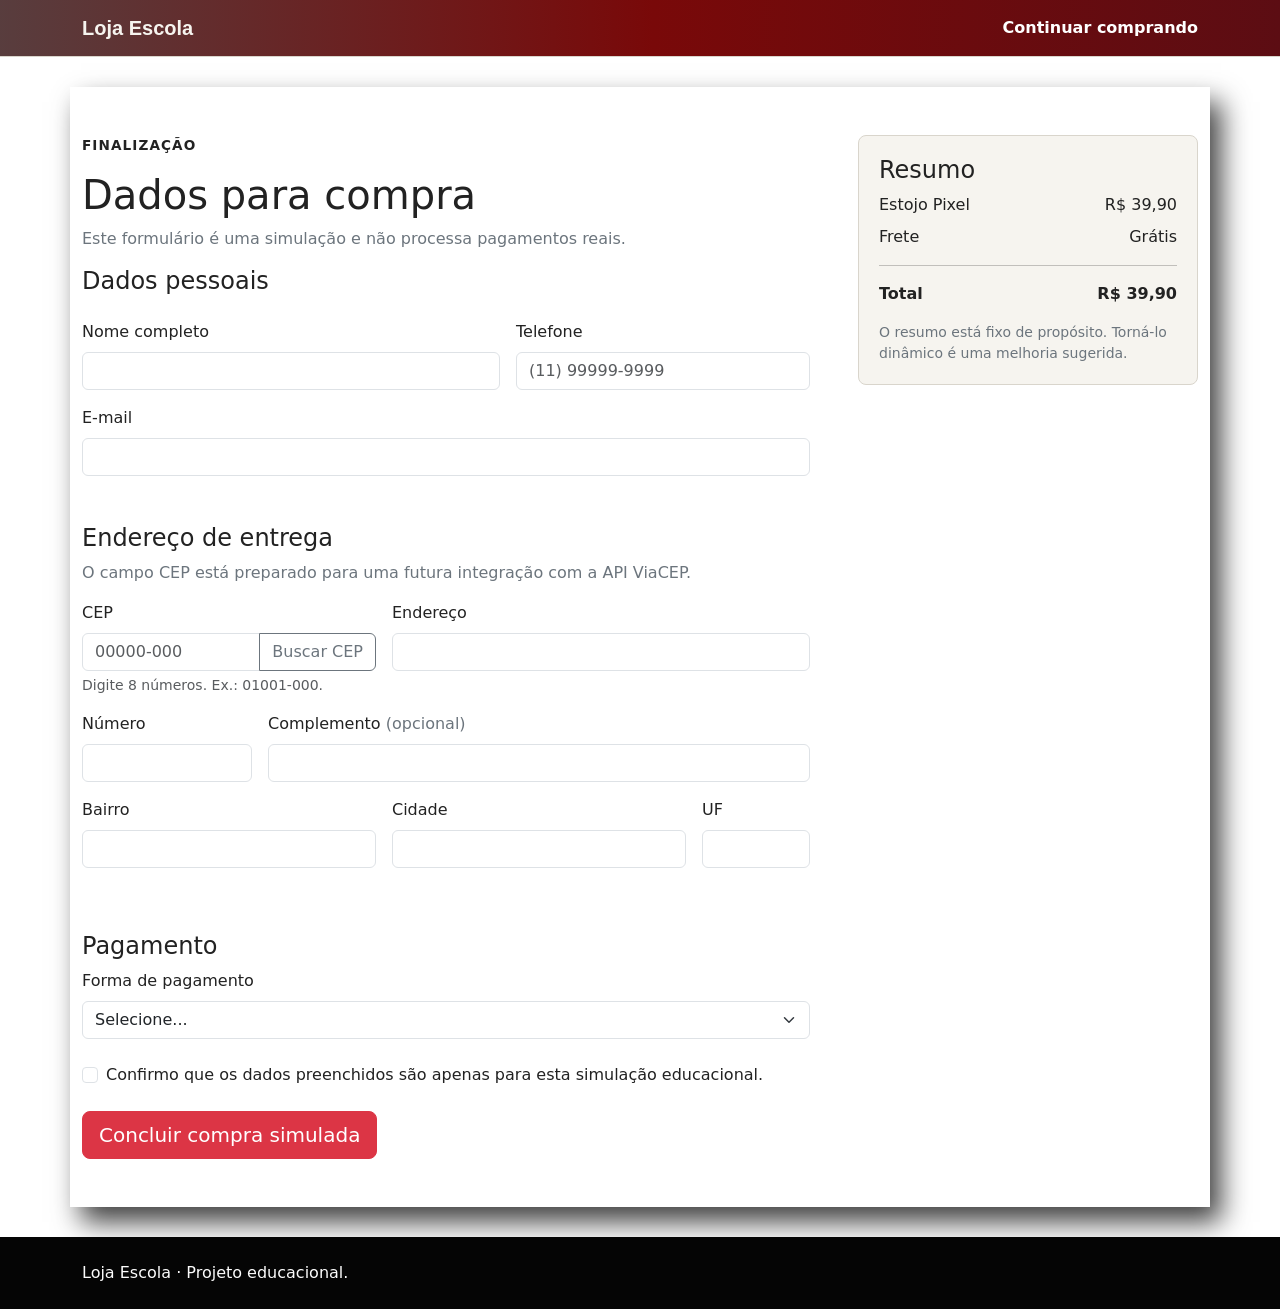
<file: loja-escola-main/web/estojal.html>
<!doctype html>
<html lang="pt-BR">
<head>
  <meta charset="utf-8">
  <meta name="viewport" content="width=device-width, initial-scale=1">
  <meta name="description" content="Formulário de finalização de compra da Loja Escola.">
  <title>Loja Escola | Finalizar compra</title>
  <link href="https://cdn.jsdelivr.net/npm/bootstrap@5.3.3/dist/css/bootstrap.min.css" rel="stylesheet">
  <link rel="stylesheet" href="css/styles.css">
</head>
<body>
  <a class="skip-link" href="#conteudo">Pular para o conteúdo principal</a>
  <header class="site-header">
    <nav class="navbar" aria-label="Navegação principal">
      <div class="container">
        <a class="navbar-brand fw-bold" href="index.html">Loja Escola</a>
        <a class="nav-link" href="index.html">Continuar comprando</a>
      </div>
    </nav>
  </header>

  <main id="conteudo" class="container py-5">
    <div class="row g-5">
      <section class="col-lg-8" aria-labelledby="titulo-checkout">
        <p class="eyebrow">Finalização</p>
        <h1 id="titulo-checkout">Dados para compra</h1>
        <p class="text-secondary">Este formulário é uma simulação e não processa pagamentos reais.</p>

        <form id="checkoutForm" novalidate>
          <fieldset class="mb-5">
            <legend class="h4">Dados pessoais</legend>
            <div class="row g-3">
              <div class="col-md-7">
                <label for="nome" class="form-label">Nome completo</label>
                <input class="form-control" id="nome" name="nome" type="text" autocomplete="name" required>
                <div class="invalid-feedback">Informe seu nome.</div>
              </div>
              <div class="col-md-5">
                <label for="telefone" class="form-label">Telefone</label>
                <input class="form-control" id="telefone" name="telefone" type="tel" autocomplete="tel" placeholder="(11) 99999-9999">
              </div>
              <div class="col-12">
                <label for="email" class="form-label">E-mail</label>
                <input class="form-control" id="email" name="email" type="email" autocomplete="email" required>
                <div class="invalid-feedback">Informe um e-mail válido.</div>
              </div>
            </div>
          </fieldset>

          <fieldset class="mb-5">
            <legend class="h4">Endereço de entrega</legend>
            <p class="text-secondary">O campo CEP está preparado para uma futura integração com a API ViaCEP.</p>
            <div class="row g-3">
              <div class="col-md-5">
                <label for="cep" class="form-label">CEP</label>
                <div class="input-group">
                  <input class="form-control" id="cep" name="cep" type="text" inputmode="numeric" autocomplete="postal-code" placeholder="00000-000" maxlength="9" aria-describedby="ajudaCep" required>
                  <button class="btn btn-outline-secondary" id="buscarCep" type="button">Buscar CEP</button>
                </div>
                <div id="ajudaCep" class="form-text">Digite 8 números. Ex.: 01001-000.</div>
              </div>
              <div class="col-md-7">
                <label for="logradouro" class="form-label">Endereço</label>
                <input class="form-control" id="logradouro" name="logradouro" type="text" autocomplete="address-line1" required>
              </div>
              <div class="col-md-3">
                <label for="numero" class="form-label">Número</label>
                <input class="form-control" id="numero" name="numero" type="text" required>
              </div>
              <div class="col-md-9">
                <label for="complemento" class="form-label">Complemento <span class="text-secondary">(opcional)</span></label>
                <input class="form-control" id="complemento" name="complemento" type="text" autocomplete="address-line2">
              </div>
              <div class="col-md-5">
                <label for="bairro" class="form-label">Bairro</label>
                <input class="form-control" id="bairro" name="bairro" type="text">
              </div>
              <div class="col-md-5">
                <label for="cidade" class="form-label">Cidade</label>
                <input class="form-control" id="cidade" name="cidade" type="text" autocomplete="address-level2" required>
              </div>
              <div class="col-md-2">
                <label for="estado" class="form-label">UF</label>
                <input class="form-control" id="estado" name="estado" type="text" maxlength="2" autocomplete="address-level1" required>
              </div>
            </div>
            <div id="cepFeedback" class="mt-3" role="status" aria-live="polite"></div>
          </fieldset>

          <fieldset class="mb-4">
            <legend class="h4">Pagamento</legend>
            <label for="pagamento" class="form-label">Forma de pagamento</label>
            <select class="form-select" id="pagamento" name="pagamento" required>
              <option value="">Selecione...</option>
              <option value="pix">Pix</option>
              <option value="credito">Cartão de crédito</option>
              <option value="boleto">Boleto</option>
            </select>
          </fieldset>

          <div class="form-check mb-4">
            <input class="form-check-input" id="termos" name="termos" type="checkbox" required>
            <label class="form-check-label" for="termos">Confirmo que os dados preenchidos são apenas para esta simulação educacional.</label>
          </div>

          <button class="btn btn-danger btn-lg" type="submit">Concluir compra simulada</button>
        </form>
      </section>

      <aside class="col-lg-4" aria-labelledby="titulo-resumo">
        <div class="summary-box">
          <h2 id="titulo-resumo" class="h4">Resumo</h2>
          <div class="d-flex justify-content-between"><span>Estojo Pixel</span><span>R$ 39,90</span></div>
          <div class="d-flex justify-content-between mt-2"><span>Frete</span><span>Grátis</span></div>
          <hr>
          <div class="d-flex justify-content-between fw-bold"><span>Total</span><span>R$ 39,90</span></div>
          <p class="small text-secondary mt-3 mb-0">O resumo está fixo de propósito. Torná-lo dinâmico é uma melhoria sugerida.</p>
        </div>
      </aside>
    </div>
  </main>

  <footer class="site-footer py-4"><div class="container"><p class="mb-0">Loja Escola · Projeto educacional.</p></div></footer>
  <script src="js/checkout.js"></script>
</body>
</html>
</file>
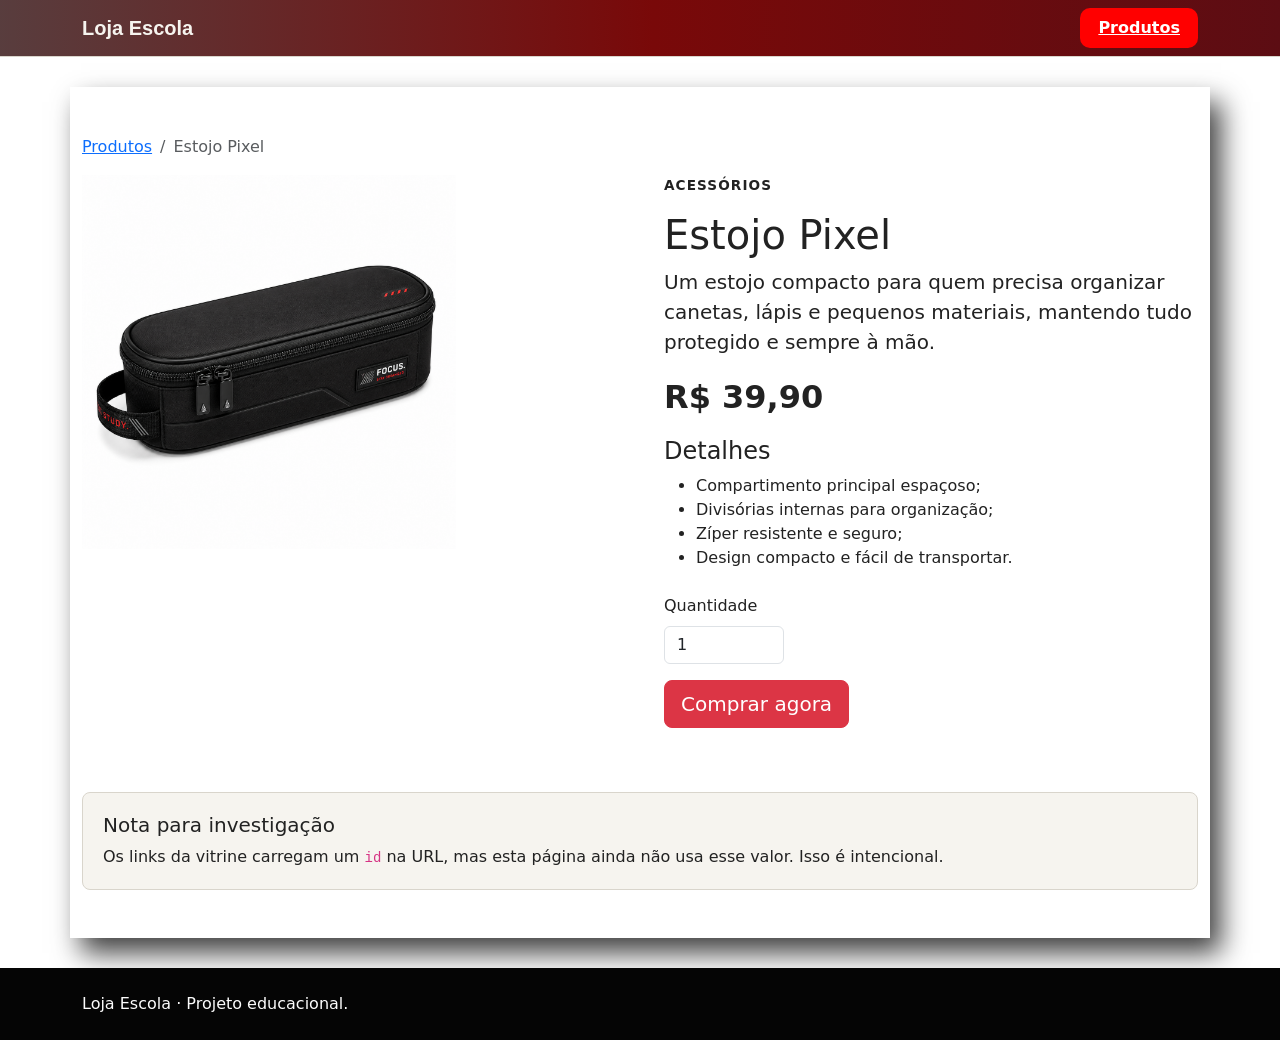
<file: loja-escola-main/web/estojo.html>
<!doctype html>
<html lang="pt-BR">
  <head>
    <meta charset="utf-8" />
    <meta name="viewport" content="width=device-width, initial-scale=1" />
    <meta name="description" content="Detalhes de um produto da Loja Escola." />
    <title>Loja Escola | Detalhes do produto</title>
    <link
      href="https://cdn.jsdelivr.net/npm/bootstrap@5.3.3/dist/css/bootstrap.min.css"
      rel="stylesheet"
    />
    <link rel="stylesheet" href="css/styles.css" />
  </head>
  <body>
    <a class="skip-link" href="#conteudo">Pular para o conteúdo principal</a>
    <header class="site-header">
      <nav class="navbar" aria-label="Navegação principal">
        <div class="container">
          <a class="navbar-brand fw-bold" href="index.html">Loja Escola</a>
          <a class="nave-link" href="index.html">Produtos</a>
        </div>
      </nav>
    </header>

    <main id="conteudo" class="container py-5">
      <nav aria-label="Caminho de navegação">
        <ol class="breadcrumb">
          <li class="breadcrumb-item"><a href="index.html">Produtos</a></li>
          <li class="breadcrumb-item active" aria-current="page">
            Estojo Pixel
          </li>
        </ol>
      </nav>

      <article class="row g-5 align-items-start">
        <div class="col-lg-6">
          <img class="pagina-estojo" src="img/estojo.jpg" alt="estojo" />
        </div>
        <div class="col-lg-6">
          <p class="eyebrow">Acessórios</p>
          <h1>Estojo Pixel</h1>
          <p class="lead">
            Um estojo compacto para quem precisa organizar canetas, lápis e
            pequenos materiais, mantendo tudo protegido e sempre à mão.
          </p>
          <p class="price price-large">R$ 39,90</p>

          <section aria-labelledby="titulo-detalhes" class="mb-4">
            <h2 id="titulo-detalhes" class="h4">Detalhes</h2>
            <ul>
              <li>Compartimento principal espaçoso;</li>
              <li>Divisórias internas para organização;</li>
              <li>Zíper resistente e seguro;</li>
              <li>Design compacto e fácil de transportar.</li>
            </ul>
          </section>

          <form id="formProduto">
            <div class="mb-3">
              <label for="quantidade" class="form-label">Quantidade</label>
              <input
                class="form-control quantity-field"
                id="quantidade"
                name="quantidade"
                type="number"
                min="1"
                max="10"
                value="1"
              />
            </div>
            <button class="btn btn-danger btn-lg" type="button" onclick="window.location.href='estojal.html'">Comprar agora</button
          </form>
          <div
            id="produtoFeedback"
            class="mt-3"
            role="status"
            aria-live="polite"
          ></div>
        </div>
      </article>

      <aside class="learning-note mt-5">
        <h2 class="h5">Nota para investigação</h2>
        <p class="mb-0">
          Os links da vitrine carregam um <code>id</code> na URL, mas esta
          página ainda não usa esse valor. Isso é intencional.
        </p>
      </aside>
    </main>

    <footer class="site-footer py-4">
      <div class="container">
        <p class="mb-0">Loja Escola · Projeto educacional.</p>
      </div>
    </footer>
    <script src="js/product.js"></script>
  </body>
</html>
</file>
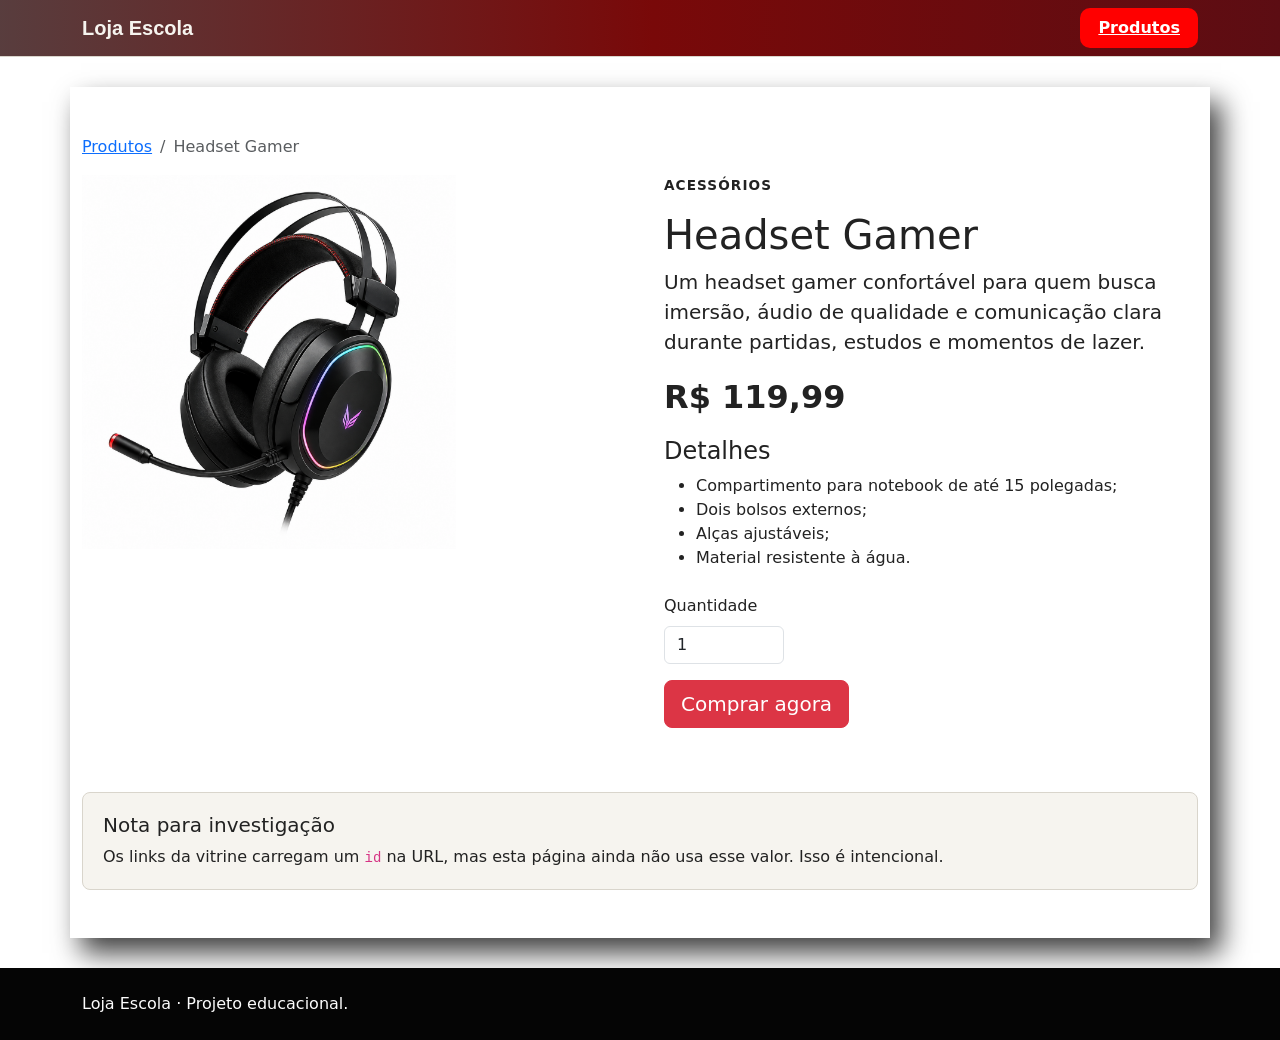
<file: loja-escola-main/web/fone.html>
<!doctype html>
<html lang="pt-BR">
<head>
  <meta charset="utf-8">
  <meta name="viewport" content="width=device-width, initial-scale=1">
  <meta name="description" content="Detalhes de um produto da Loja Escola.">
  <title>Loja Escola | Detalhes do produto</title>
  <link href="https://cdn.jsdelivr.net/npm/bootstrap@5.3.3/dist/css/bootstrap.min.css" rel="stylesheet">
  <link rel="stylesheet" href="css/styles.css">
</head>
<body>
  <a class="skip-link" href="#conteudo">Pular para o conteúdo principal</a>
  <header class="site-header">
    <nav class="navbar" aria-label="Navegação principal">
      <div class="container">
        <a class="navbar-brand fw-bold" href="index.html">Loja Escola</a>
        <a class="nave-link" href="index.html">Produtos</a>
      </div>
    </nav>
  </header>

  <main id="conteudo" class="container py-5">
    <nav aria-label="Caminho de navegação">
      <ol class="breadcrumb">
        <li class="breadcrumb-item"><a href="index.html">Produtos</a></li>
        <li class="breadcrumb-item active" aria-current="page">Headset Gamer</li>
      </ol>
    </nav>

    <article class="row g-5 align-items-start">
      <div class="col-lg-6">
        <img class="headset" src="img/fone.jpg" alt="fone">
      </div>
      <div class="col-lg-6">
        <p class="eyebrow">Acessórios</p>
        <h1>Headset Gamer</h1>
        <p class="lead">Um headset gamer confortável para quem busca imersão, áudio de qualidade e comunicação clara durante partidas, estudos e momentos de lazer.</p>
        <p class="price price-large">R$ 119,99</p>

        <section aria-labelledby="titulo-detalhes" class="mb-4">
          <h2 id="titulo-detalhes" class="h4">Detalhes</h2>
          <ul>
            <li>Compartimento para notebook de até 15 polegadas;</li>
            <li>Dois bolsos externos;</li>
            <li>Alças ajustáveis;</li>
            <li>Material resistente à água.</li>
          </ul>
        </section>

        <form id="formProduto">
          <div class="mb-3">
            <label for="quantidade" class="form-label">Quantidade</label>
            <input class="form-control quantity-field" id="quantidade" name="quantidade" type="number" min="1" max="10" value="1">
          </div>
          <button class="btn btn-danger btn-lg" type="button" onclick="window.location.href='headnal.html'">Comprar agora</button>
        </form>
        <div id="produtoFeedback" class="mt-3" role="status" aria-live="polite"></div>
      </div>
    </article>

    <aside class="learning-note mt-5">
      <h2 class="h5">Nota para investigação</h2>
      <p class="mb-0">Os links da vitrine carregam um <code>id</code> na URL, mas esta página ainda não usa esse valor. Isso é intencional.</p>
    </aside>
  </main>

  <footer class="site-footer py-4"><div class="container"><p class="mb-0">Loja Escola · Projeto educacional.</p></div></footer>
  <script src="js/product.js"></script>
</body>
</html>
</file>
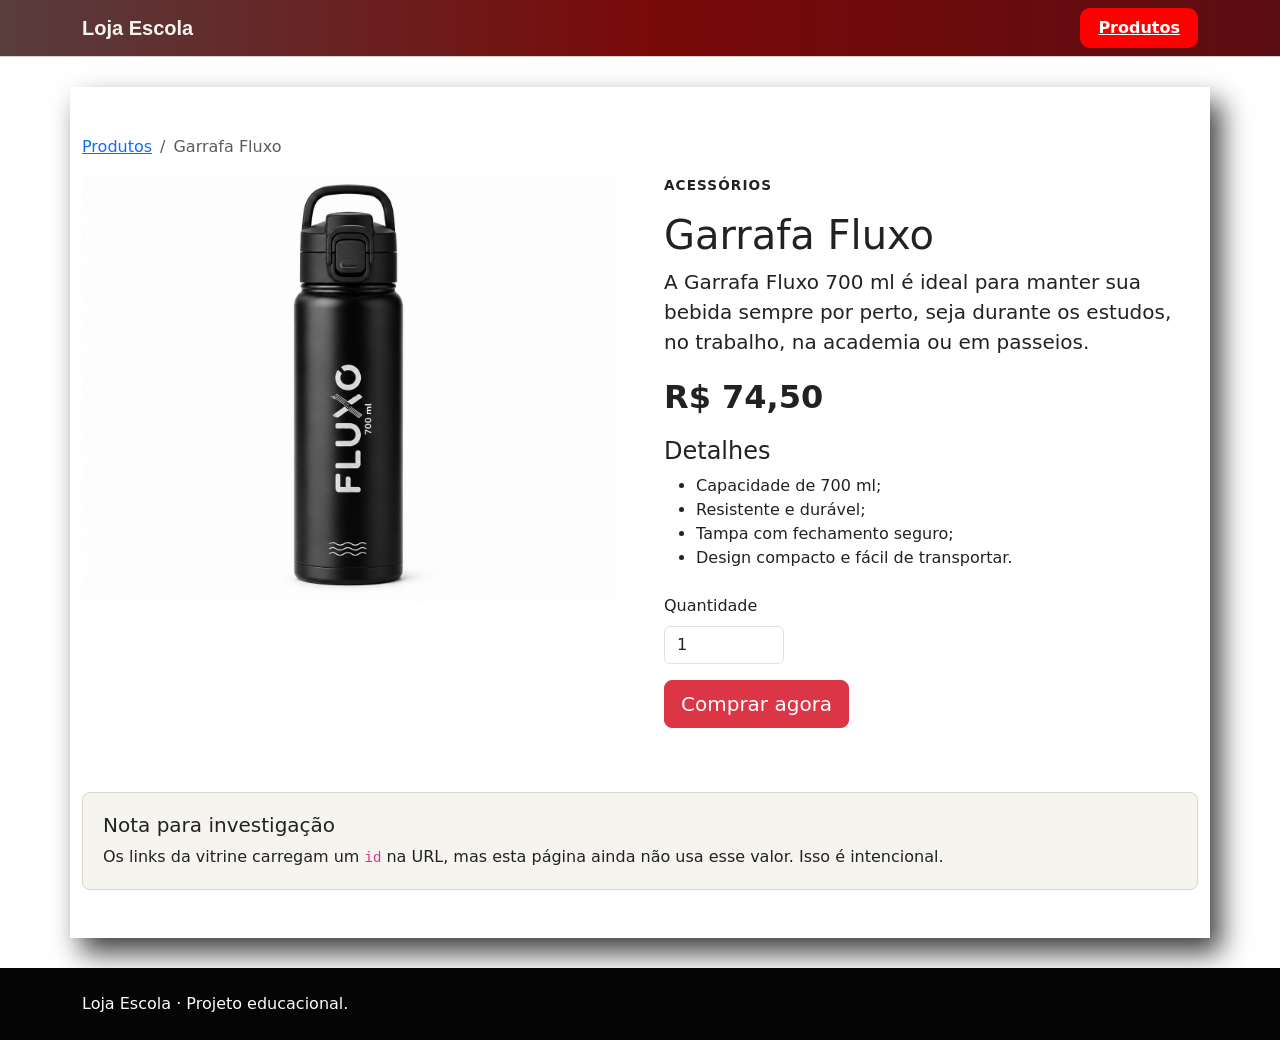
<file: loja-escola-main/web/garrafa.html>
<!doctype html>
<html lang="pt-BR">
<head>
  <meta charset="utf-8">
  <meta name="viewport" content="width=device-width, initial-scale=1">
  <meta name="description" content="Detalhes de um produto da Loja Escola.">
  <title>Loja Escola | Detalhes do produto</title>
  <link href="https://cdn.jsdelivr.net/npm/bootstrap@5.3.3/dist/css/bootstrap.min.css" rel="stylesheet">
  <link rel="stylesheet" href="css/styles.css">
</head>
<body>
  <a class="skip-link" href="#conteudo">Pular para o conteúdo principal</a>
  <header class="site-header">
    <nav class="navbar" aria-label="Navegação principal">
      <div class="container">
        <a class="navbar-brand fw-bold" href="index.html">Loja Escola</a>
        <a class="nave-link" href="index.html">Produtos</a>
      </div>
    </nav>
  </header>

  <main id="conteudo" class="container py-5">
    <nav aria-label="Caminho de navegação">
      <ol class="breadcrumb">
        <li class="breadcrumb-item"><a href="index.html">Produtos</a></li>
        <li class="breadcrumb-item active" aria-current="page">Garrafa Fluxo</li>
      </ol>
    </nav>

    <article class="row g-5 align-items-start">
      <div class="col-lg-6">
        <img class="garrafa" src="img/garrafa.jpg" alt="garrafa">
      </div>
      <div class="col-lg-6">
        <p class="eyebrow">Acessórios</p>
        <h1>Garrafa Fluxo</h1>
        <p class="lead">A Garrafa Fluxo 700 ml é ideal para manter sua bebida sempre por perto, seja durante os estudos, no trabalho, na academia ou em passeios.</p>
        <p class="price price-large">R$ 74,50</p>

        <section aria-labelledby="titulo-detalhes" class="mb-4">
          <h2 id="titulo-detalhes" class="h4">Detalhes</h2>
          <ul>
            <li>Capacidade de 700 ml;</li>
            <li>Resistente e durável;</li>
            <li>Tampa com fechamento seguro;</li>
            <li>Design compacto e fácil de transportar.</li>
          </ul>
        </section>

        <form id="formProduto">
          <div class="mb-3">
            <label for="quantidade" class="form-label">Quantidade</label>
            <input class="form-control quantity-field" id="quantidade" name="quantidade" type="number" min="1" max="10" value="1">
          </div>
          <button class="btn btn-danger btn-lg" type="button" onclick="window.location.href='garrafal.html'">Comprar agora</button
        </form>
        <div id="produtoFeedback" class="mt-3" role="status" aria-live="polite"></div>
      </div>
    </article>

    <aside class="learning-note mt-5">
      <h2 class="h5">Nota para investigação</h2>
      <p class="mb-0">Os links da vitrine carregam um <code>id</code> na URL, mas esta página ainda não usa esse valor. Isso é intencional.</p>
    </aside>
  </main>

  <footer class="site-footer py-4"><div class="container"><p class="mb-0">Loja Escola · Projeto educacional.</p></div></footer>
  <script src="js/product.js"></script>
</body>
</html>
</file>
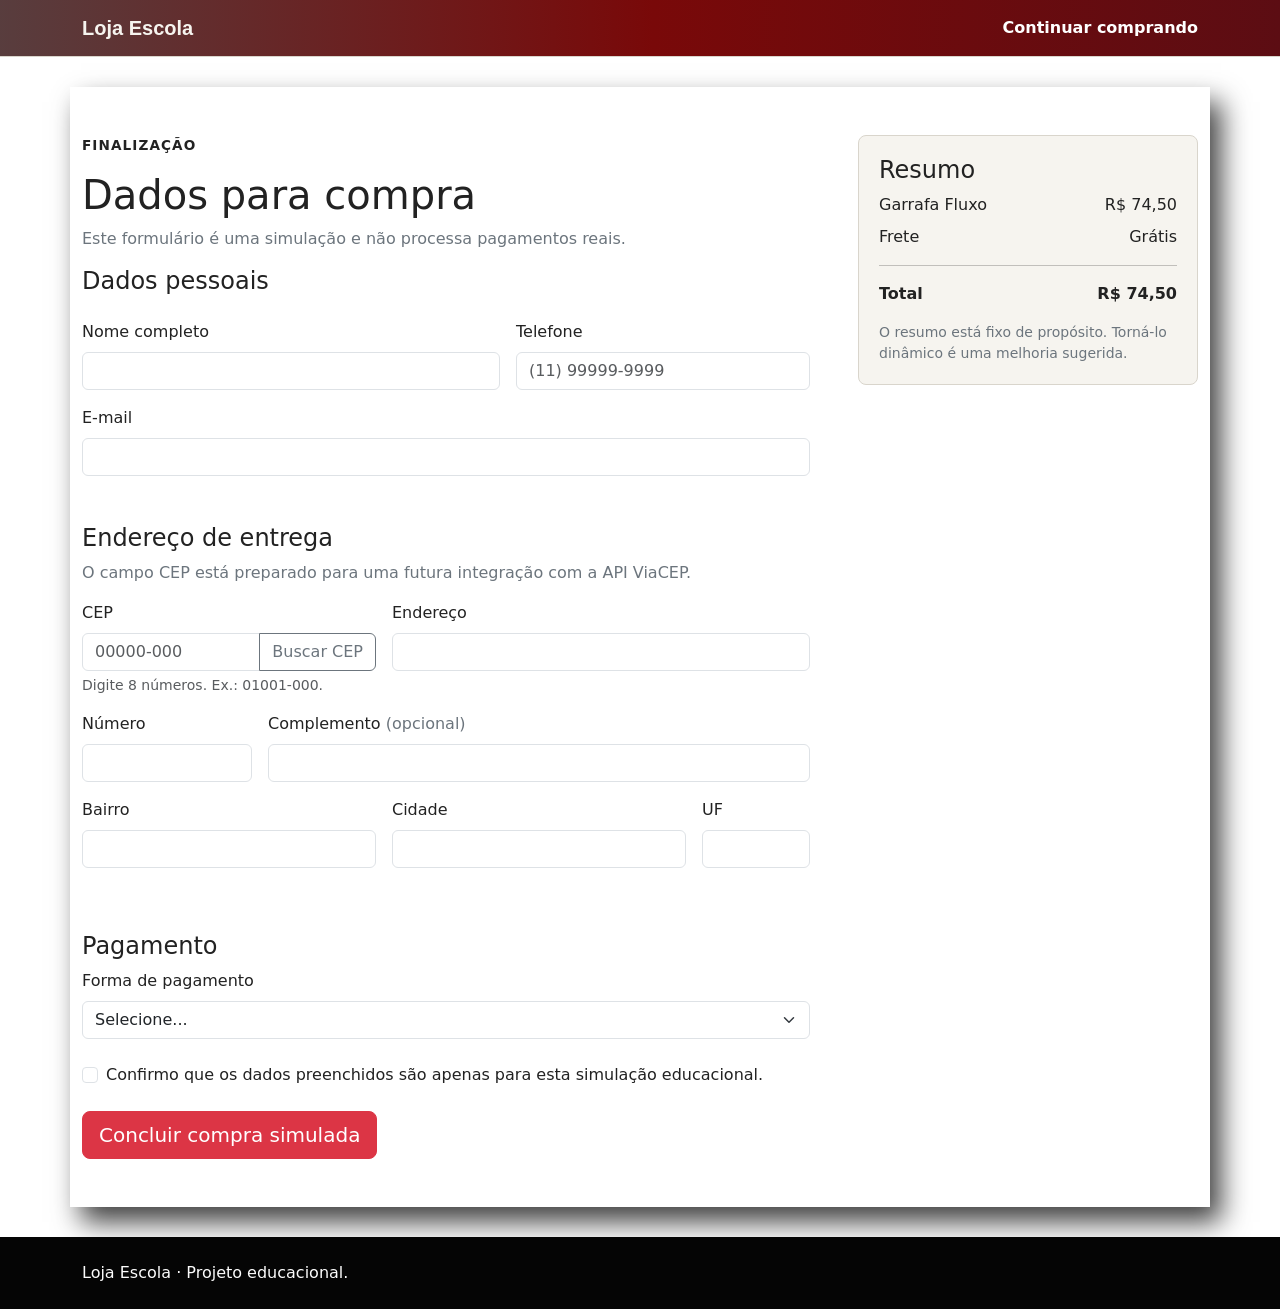
<file: loja-escola-main/web/garrafal.html>
<!doctype html>
<html lang="pt-BR">
<head>
  <meta charset="utf-8">
  <meta name="viewport" content="width=device-width, initial-scale=1">
  <meta name="description" content="Formulário de finalização de compra da Loja Escola.">
  <title>Loja Escola | Finalizar compra</title>
  <link href="https://cdn.jsdelivr.net/npm/bootstrap@5.3.3/dist/css/bootstrap.min.css" rel="stylesheet">
  <link rel="stylesheet" href="css/styles.css">
</head>
<body>
  <a class="skip-link" href="#conteudo">Pular para o conteúdo principal</a>
  <header class="site-header">
    <nav class="navbar" aria-label="Navegação principal">
      <div class="container">
        <a class="navbar-brand fw-bold" href="index.html">Loja Escola</a>
        <a class="nav-link" href="index.html">Continuar comprando</a>
      </div>
    </nav>
  </header>

  <main id="conteudo" class="container py-5">
    <div class="row g-5">
      <section class="col-lg-8" aria-labelledby="titulo-checkout">
        <p class="eyebrow">Finalização</p>
        <h1 id="titulo-checkout">Dados para compra</h1>
        <p class="text-secondary">Este formulário é uma simulação e não processa pagamentos reais.</p>

        <form id="checkoutForm" novalidate>
          <fieldset class="mb-5">
            <legend class="h4">Dados pessoais</legend>
            <div class="row g-3">
              <div class="col-md-7">
                <label for="nome" class="form-label">Nome completo</label>
                <input class="form-control" id="nome" name="nome" type="text" autocomplete="name" required>
                <div class="invalid-feedback">Informe seu nome.</div>
              </div>
              <div class="col-md-5">
                <label for="telefone" class="form-label">Telefone</label>
                <input class="form-control" id="telefone" name="telefone" type="tel" autocomplete="tel" placeholder="(11) 99999-9999">
              </div>
              <div class="col-12">
                <label for="email" class="form-label">E-mail</label>
                <input class="form-control" id="email" name="email" type="email" autocomplete="email" required>
                <div class="invalid-feedback">Informe um e-mail válido.</div>
              </div>
            </div>
          </fieldset>

          <fieldset class="mb-5">
            <legend class="h4">Endereço de entrega</legend>
            <p class="text-secondary">O campo CEP está preparado para uma futura integração com a API ViaCEP.</p>
            <div class="row g-3">
              <div class="col-md-5">
                <label for="cep" class="form-label">CEP</label>
                <div class="input-group">
                  <input class="form-control" id="cep" name="cep" type="text" inputmode="numeric" autocomplete="postal-code" placeholder="00000-000" maxlength="9" aria-describedby="ajudaCep" required>
                  <button class="btn btn-outline-secondary" id="buscarCep" type="button">Buscar CEP</button>
                </div>
                <div id="ajudaCep" class="form-text">Digite 8 números. Ex.: 01001-000.</div>
              </div>
              <div class="col-md-7">
                <label for="logradouro" class="form-label">Endereço</label>
                <input class="form-control" id="logradouro" name="logradouro" type="text" autocomplete="address-line1" required>
              </div>
              <div class="col-md-3">
                <label for="numero" class="form-label">Número</label>
                <input class="form-control" id="numero" name="numero" type="text" required>
              </div>
              <div class="col-md-9">
                <label for="complemento" class="form-label">Complemento <span class="text-secondary">(opcional)</span></label>
                <input class="form-control" id="complemento" name="complemento" type="text" autocomplete="address-line2">
              </div>
              <div class="col-md-5">
                <label for="bairro" class="form-label">Bairro</label>
                <input class="form-control" id="bairro" name="bairro" type="text">
              </div>
              <div class="col-md-5">
                <label for="cidade" class="form-label">Cidade</label>
                <input class="form-control" id="cidade" name="cidade" type="text" autocomplete="address-level2" required>
              </div>
              <div class="col-md-2">
                <label for="estado" class="form-label">UF</label>
                <input class="form-control" id="estado" name="estado" type="text" maxlength="2" autocomplete="address-level1" required>
              </div>
            </div>
            <div id="cepFeedback" class="mt-3" role="status" aria-live="polite"></div>
          </fieldset>

          <fieldset class="mb-4">
            <legend class="h4">Pagamento</legend>
            <label for="pagamento" class="form-label">Forma de pagamento</label>
            <select class="form-select" id="pagamento" name="pagamento" required>
              <option value="">Selecione...</option>
              <option value="pix">Pix</option>
              <option value="credito">Cartão de crédito</option>
              <option value="boleto">Boleto</option>
            </select>
          </fieldset>

          <div class="form-check mb-4">
            <input class="form-check-input" id="termos" name="termos" type="checkbox" required>
            <label class="form-check-label" for="termos">Confirmo que os dados preenchidos são apenas para esta simulação educacional.</label>
          </div>

          <button class="btn btn-danger btn-lg" type="submit">Concluir compra simulada</button>
        </form>
      </section>

      <aside class="col-lg-4" aria-labelledby="titulo-resumo">
        <div class="summary-box">
          <h2 id="titulo-resumo" class="h4">Resumo</h2>
          <div class="d-flex justify-content-between"><span>Garrafa Fluxo</span><span>R$ 74,50</span></div>
          <div class="d-flex justify-content-between mt-2"><span>Frete</span><span>Grátis</span></div>
          <hr>
          <div class="d-flex justify-content-between fw-bold"><span>Total</span><span>R$ 74,50</span></div>
          <p class="small text-secondary mt-3 mb-0">O resumo está fixo de propósito. Torná-lo dinâmico é uma melhoria sugerida.</p>
        </div>
      </aside>
    </div>
  </main>

  <footer class="site-footer py-4"><div class="container"><p class="mb-0">Loja Escola · Projeto educacional.</p></div></footer>
  <script src="js/checkout.js"></script>
</body>
</html>
</file>
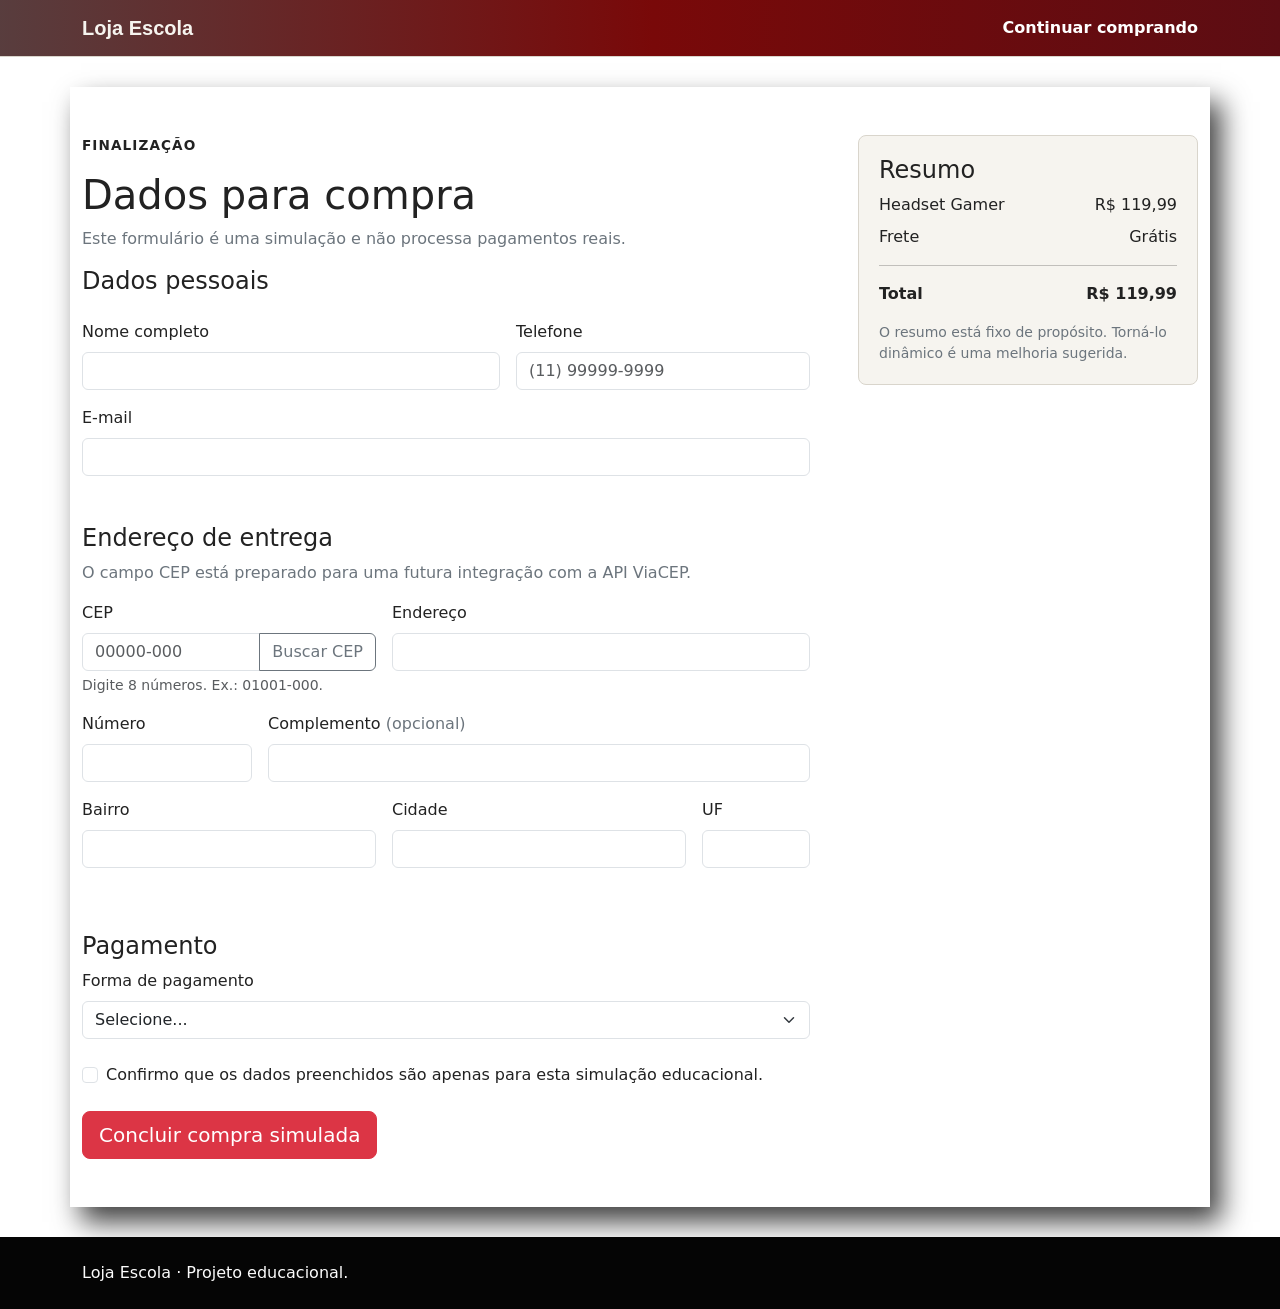
<file: loja-escola-main/web/headnal.html>
<!doctype html>
<html lang="pt-BR">
<head>
  <meta charset="utf-8">
  <meta name="viewport" content="width=device-width, initial-scale=1">
  <meta name="description" content="Formulário de finalização de compra da Loja Escola.">
  <title>Loja Escola | Finalizar compra</title>
  <link href="https://cdn.jsdelivr.net/npm/bootstrap@5.3.3/dist/css/bootstrap.min.css" rel="stylesheet">
  <link rel="stylesheet" href="css/styles.css">
</head>
<body>
  <a class="skip-link" href="#conteudo">Pular para o conteúdo principal</a>
  <header class="site-header">
    <nav class="navbar" aria-label="Navegação principal">
      <div class="container">
        <a class="navbar-brand fw-bold" href="index.html">Loja Escola</a>
        <a class="nav-link" href="index.html">Continuar comprando</a>
      </div>
    </nav>
  </header>

  <main id="conteudo" class="container py-5">
    <div class="row g-5">
      <section class="col-lg-8" aria-labelledby="titulo-checkout">
        <p class="eyebrow">Finalização</p>
        <h1 id="titulo-checkout">Dados para compra</h1>
        <p class="text-secondary">Este formulário é uma simulação e não processa pagamentos reais.</p>

        <form id="checkoutForm" novalidate>
          <fieldset class="mb-5">
            <legend class="h4">Dados pessoais</legend>
            <div class="row g-3">
              <div class="col-md-7">
                <label for="nome" class="form-label">Nome completo</label>
                <input class="form-control" id="nome" name="nome" type="text" autocomplete="name" required>
                <div class="invalid-feedback">Informe seu nome.</div>
              </div>
              <div class="col-md-5">
                <label for="telefone" class="form-label">Telefone</label>
                <input class="form-control" id="telefone" name="telefone" type="tel" autocomplete="tel" placeholder="(11) 99999-9999">
              </div>
              <div class="col-12">
                <label for="email" class="form-label">E-mail</label>
                <input class="form-control" id="email" name="email" type="email" autocomplete="email" required>
                <div class="invalid-feedback">Informe um e-mail válido.</div>
              </div>
            </div>
          </fieldset>

          <fieldset class="mb-5">
            <legend class="h4">Endereço de entrega</legend>
            <p class="text-secondary">O campo CEP está preparado para uma futura integração com a API ViaCEP.</p>
            <div class="row g-3">
              <div class="col-md-5">
                <label for="cep" class="form-label">CEP</label>
                <div class="input-group">
                  <input class="form-control" id="cep" name="cep" type="text" inputmode="numeric" autocomplete="postal-code" placeholder="00000-000" maxlength="9" aria-describedby="ajudaCep" required>
                  <button class="btn btn-outline-secondary" id="buscarCep" type="button">Buscar CEP</button>
                </div>
                <div id="ajudaCep" class="form-text">Digite 8 números. Ex.: 01001-000.</div>
              </div>
              <div class="col-md-7">
                <label for="logradouro" class="form-label">Endereço</label>
                <input class="form-control" id="logradouro" name="logradouro" type="text" autocomplete="address-line1" required>
              </div>
              <div class="col-md-3">
                <label for="numero" class="form-label">Número</label>
                <input class="form-control" id="numero" name="numero" type="text" required>
              </div>
              <div class="col-md-9">
                <label for="complemento" class="form-label">Complemento <span class="text-secondary">(opcional)</span></label>
                <input class="form-control" id="complemento" name="complemento" type="text" autocomplete="address-line2">
              </div>
              <div class="col-md-5">
                <label for="bairro" class="form-label">Bairro</label>
                <input class="form-control" id="bairro" name="bairro" type="text">
              </div>
              <div class="col-md-5">
                <label for="cidade" class="form-label">Cidade</label>
                <input class="form-control" id="cidade" name="cidade" type="text" autocomplete="address-level2" required>
              </div>
              <div class="col-md-2">
                <label for="estado" class="form-label">UF</label>
                <input class="form-control" id="estado" name="estado" type="text" maxlength="2" autocomplete="address-level1" required>
              </div>
            </div>
            <div id="cepFeedback" class="mt-3" role="status" aria-live="polite"></div>
          </fieldset>

          <fieldset class="mb-4">
            <legend class="h4">Pagamento</legend>
            <label for="pagamento" class="form-label">Forma de pagamento</label>
            <select class="form-select" id="pagamento" name="pagamento" required>
              <option value="">Selecione...</option>
              <option value="pix">Pix</option>
              <option value="credito">Cartão de crédito</option>
              <option value="boleto">Boleto</option>
            </select>
          </fieldset>

          <div class="form-check mb-4">
            <input class="form-check-input" id="termos" name="termos" type="checkbox" required>
            <label class="form-check-label" for="termos">Confirmo que os dados preenchidos são apenas para esta simulação educacional.</label>
          </div>

          <button class="btn btn-danger btn-lg" type="submit">Concluir compra simulada</button>
        </form>
      </section>

      <aside class="col-lg-4" aria-labelledby="titulo-resumo">
        <div class="summary-box">
          <h2 id="titulo-resumo" class="h4">Resumo</h2>
          <div class="d-flex justify-content-between"><span>Headset Gamer</span><span>R$ 119,99</span></div>
          <div class="d-flex justify-content-between mt-2"><span>Frete</span><span>Grátis</span></div>
          <hr>
          <div class="d-flex justify-content-between fw-bold"><span>Total</span><span>R$ 119,99</span></div>
          <p class="small text-secondary mt-3 mb-0">O resumo está fixo de propósito. Torná-lo dinâmico é uma melhoria sugerida.</p>
        </div>
      </aside>
    </div>
  </main>

  <footer class="site-footer py-4"><div class="container"><p class="mb-0">Loja Escola · Projeto educacional.</p></div></footer>
  <script src="js/checkout.js"></script>
</body>
</html>
</file>
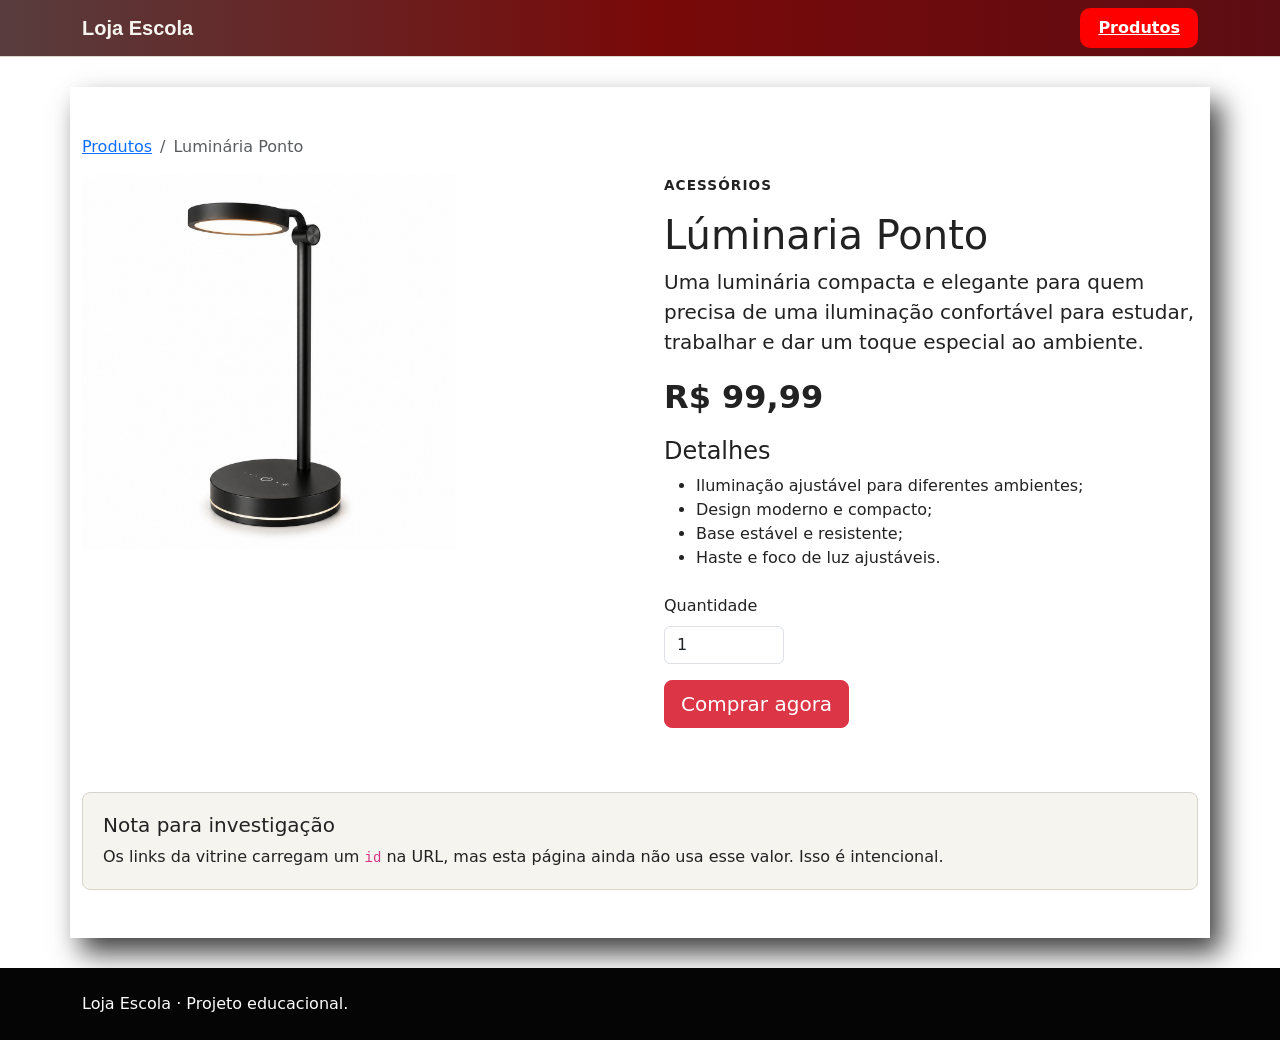
<file: loja-escola-main/web/luminaria.html>
<!doctype html>
<html lang="pt-BR">
<head>
  <meta charset="utf-8">
  <meta name="viewport" content="width=device-width, initial-scale=1">
  <meta name="description" content="Detalhes de um produto da Loja Escola.">
  <title>Loja Escola | Detalhes do produto</title>
  <link href="https://cdn.jsdelivr.net/npm/bootstrap@5.3.3/dist/css/bootstrap.min.css" rel="stylesheet">
  <link rel="stylesheet" href="css/styles.css">
</head>
<body>
  <a class="skip-link" href="#conteudo">Pular para o conteúdo principal</a>
  <header class="site-header">
    <nav class="navbar" aria-label="Navegação principal">
      <div class="container">
        <a class="navbar-brand fw-bold" href="index.html">Loja Escola</a>
        <a class="nave-link" href="index.html">Produtos</a>
      </div>
    </nav>
  </header>

  <main id="conteudo" class="container py-5">
    <nav aria-label="Caminho de navegação">
      <ol class="breadcrumb">
        <li class="breadcrumb-item"><a href="index.html">Produtos</a></li>
        <li class="breadcrumb-item active" aria-current="page">Luminária Ponto</li>
      </ol>
    </nav>

    <article class="row g-5 align-items-start">
      <div class="col-lg-6">
        <img class="vitrine-luminaria" src= "img/luminaria.jpg" alt="luminaria">
      </div>
      <div class="col-lg-6">
        <p class="eyebrow">Acessórios</p>
        <h1>Lúminaria Ponto</h1>
        <p class="lead">Uma luminária compacta e elegante para quem precisa de uma iluminação confortável para estudar, trabalhar e dar um toque especial ao ambiente.</p>
        <p class="price price-large">R$ 99,99</p>

        <section aria-labelledby="titulo-detalhes" class="mb-4">
          <h2 id="titulo-detalhes" class="h4">Detalhes</h2>
          <ul>
        
         <li>Iluminação ajustável para diferentes ambientes;</li>
         <li>Design moderno e compacto;</li>
         <li>Base estável e resistente;</li>
         <li>Haste e foco de luz ajustáveis.</li>


          </ul>
        </section>

        <form id="formProduto">
          <div class="mb-3">
            <label for="quantidade" class="form-label">Quantidade</label>
            <input class="form-control quantity-field" id="quantidade" name="quantidade" type="number" min="1" max="10" value="1">
          </div>
                    <button class="btn btn-danger btn-lg" type="button" onclick="window.location.href='luminarial.html'">Comprar agora</button>
        </form>
        <div id="produtoFeedback" class="mt-3" role="status" aria-live="polite"></div>
      </div>
    </article>

    <aside class="learning-note mt-5">
      <h2 class="h5">Nota para investigação</h2>
      <p class="mb-0">Os links da vitrine carregam um <code>id</code> na URL, mas esta página ainda não usa esse valor. Isso é intencional.</p>
    </aside>
  </main>

  <footer class="site-footer py-4"><div class="container"><p class="mb-0">Loja Escola · Projeto educacional.</p></div></footer>
  <script src="js/product.js"></script>
</body>
</html>
</file>
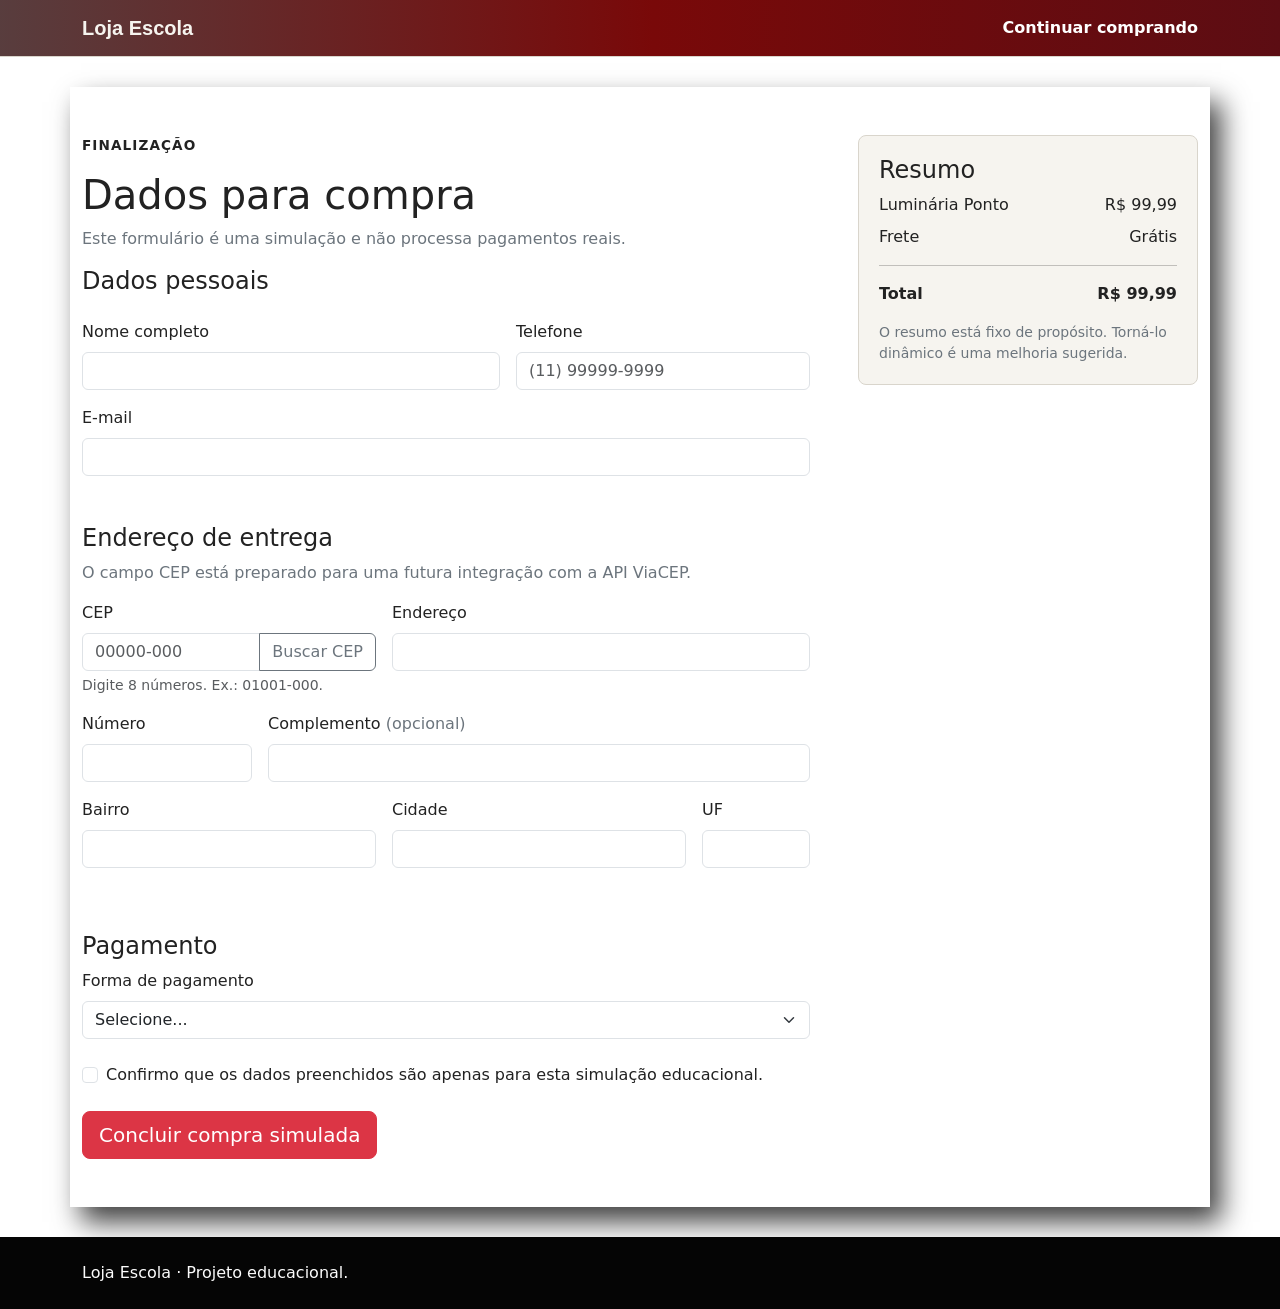
<file: loja-escola-main/web/luminarial.html>
<!doctype html>
<html lang="pt-BR">
<head>
  <meta charset="utf-8">
  <meta name="viewport" content="width=device-width, initial-scale=1">
  <meta name="description" content="Formulário de finalização de compra da Loja Escola.">
  <title>Loja Escola | Finalizar compra</title>
  <link href="https://cdn.jsdelivr.net/npm/bootstrap@5.3.3/dist/css/bootstrap.min.css" rel="stylesheet">
  <link rel="stylesheet" href="css/styles.css">
</head>
<body>
  <a class="skip-link" href="#conteudo">Pular para o conteúdo principal</a>
  <header class="site-header">
    <nav class="navbar" aria-label="Navegação principal">
      <div class="container">
        <a class="navbar-brand fw-bold" href="index.html">Loja Escola</a>
        <a class="nav-link" href="index.html">Continuar comprando</a>
      </div>
    </nav>
  </header>

  <main id="conteudo" class="container py-5">
    <div class="row g-5">
      <section class="col-lg-8" aria-labelledby="titulo-checkout">
        <p class="eyebrow">Finalização</p>
        <h1 id="titulo-checkout">Dados para compra</h1>
        <p class="text-secondary">Este formulário é uma simulação e não processa pagamentos reais.</p>

        <form id="checkoutForm" novalidate>
          <fieldset class="mb-5">
            <legend class="h4">Dados pessoais</legend>
            <div class="row g-3">
              <div class="col-md-7">
                <label for="nome" class="form-label">Nome completo</label>
                <input class="form-control" id="nome" name="nome" type="text" autocomplete="name" required>
                <div class="invalid-feedback">Informe seu nome.</div>
              </div>
              <div class="col-md-5">
                <label for="telefone" class="form-label">Telefone</label>
                <input class="form-control" id="telefone" name="telefone" type="tel" autocomplete="tel" placeholder="(11) 99999-9999">
              </div>
              <div class="col-12">
                <label for="email" class="form-label">E-mail</label>
                <input class="form-control" id="email" name="email" type="email" autocomplete="email" required>
                <div class="invalid-feedback">Informe um e-mail válido.</div>
              </div>
            </div>
          </fieldset>

          <fieldset class="mb-5">
            <legend class="h4">Endereço de entrega</legend>
            <p class="text-secondary">O campo CEP está preparado para uma futura integração com a API ViaCEP.</p>
            <div class="row g-3">
              <div class="col-md-5">
                <label for="cep" class="form-label">CEP</label>
                <div class="input-group">
                  <input class="form-control" id="cep" name="cep" type="text" inputmode="numeric" autocomplete="postal-code" placeholder="00000-000" maxlength="9" aria-describedby="ajudaCep" required>
                  <button class="btn btn-outline-secondary" id="buscarCep" type="button">Buscar CEP</button>
                </div>
                <div id="ajudaCep" class="form-text">Digite 8 números. Ex.: 01001-000.</div>
              </div>
              <div class="col-md-7">
                <label for="logradouro" class="form-label">Endereço</label>
                <input class="form-control" id="logradouro" name="logradouro" type="text" autocomplete="address-line1" required>
              </div>
              <div class="col-md-3">
                <label for="numero" class="form-label">Número</label>
                <input class="form-control" id="numero" name="numero" type="text" required>
              </div>
              <div class="col-md-9">
                <label for="complemento" class="form-label">Complemento <span class="text-secondary">(opcional)</span></label>
                <input class="form-control" id="complemento" name="complemento" type="text" autocomplete="address-line2">
              </div>
              <div class="col-md-5">
                <label for="bairro" class="form-label">Bairro</label>
                <input class="form-control" id="bairro" name="bairro" type="text">
              </div>
              <div class="col-md-5">
                <label for="cidade" class="form-label">Cidade</label>
                <input class="form-control" id="cidade" name="cidade" type="text" autocomplete="address-level2" required>
              </div>
              <div class="col-md-2">
                <label for="estado" class="form-label">UF</label>
                <input class="form-control" id="estado" name="estado" type="text" maxlength="2" autocomplete="address-level1" required>
              </div>
            </div>
            <div id="cepFeedback" class="mt-3" role="status" aria-live="polite"></div>
          </fieldset>

          <fieldset class="mb-4">
            <legend class="h4">Pagamento</legend>
            <label for="pagamento" class="form-label">Forma de pagamento</label>
            <select class="form-select" id="pagamento" name="pagamento" required>
              <option value="">Selecione...</option>
              <option value="pix">Pix</option>
              <option value="credito">Cartão de crédito</option>
              <option value="boleto">Boleto</option>
            </select>
          </fieldset>

          <div class="form-check mb-4">
            <input class="form-check-input" id="termos" name="termos" type="checkbox" required>
            <label class="form-check-label" for="termos">Confirmo que os dados preenchidos são apenas para esta simulação educacional.</label>
          </div>

          <button class="btn btn-danger btn-lg" type="submit">Concluir compra simulada</button>
        </form>
      </section>

      <aside class="col-lg-4" aria-labelledby="titulo-resumo">
        <div class="summary-box">
          <h2 id="titulo-resumo" class="h4">Resumo</h2>
          <div class="d-flex justify-content-between"><span>Luminária Ponto</span><span>R$ 99,99</span></div>
          <div class="d-flex justify-content-between mt-2"><span>Frete</span><span>Grátis</span></div>
          <hr>
          <div class="d-flex justify-content-between fw-bold"><span>Total</span><span>R$ 99,99</span></div>
          <p class="small text-secondary mt-3 mb-0">O resumo está fixo de propósito. Torná-lo dinâmico é uma melhoria sugerida.</p>
        </div>
      </aside>
    </div>
  </main>

  <footer class="site-footer py-4"><div class="container"><p class="mb-0">Loja Escola · Projeto educacional.</p></div></footer>
  <script src="js/checkout.js"></script>
</body>
</html>
</file>
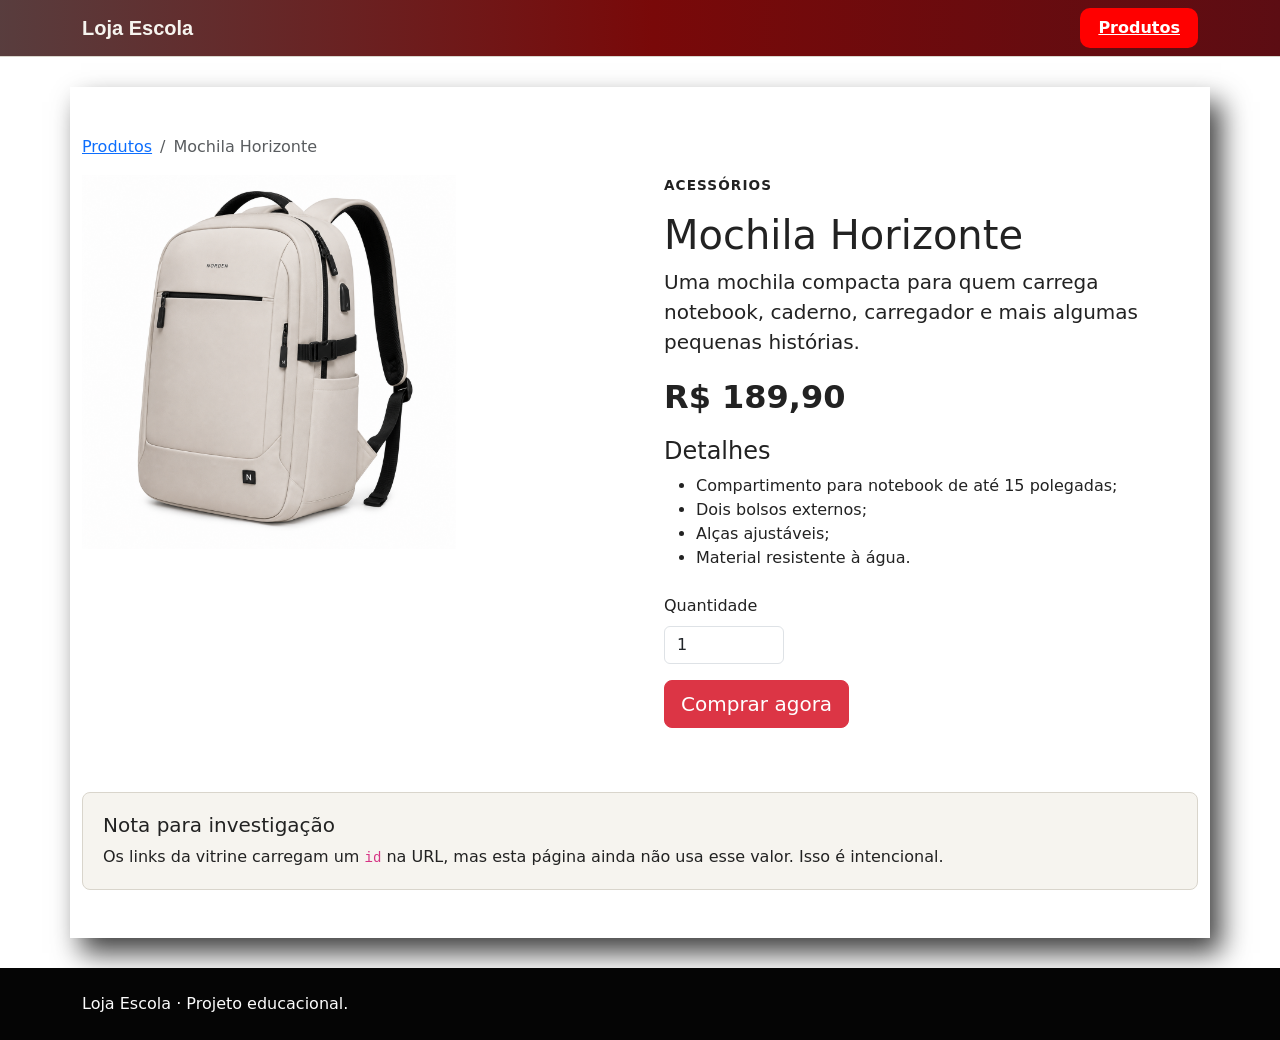
<file: loja-escola-main/web/produto.html>
<!doctype html>
<html lang="pt-BR">
<head>
  <meta charset="utf-8">
  <meta name="viewport" content="width=device-width, initial-scale=1">
  <meta name="description" content="Detalhes de um produto da Loja Escola.">
  <title>Loja Escola | Detalhes do produto</title>
  <link href="https://cdn.jsdelivr.net/npm/bootstrap@5.3.3/dist/css/bootstrap.min.css" rel="stylesheet">
  <link rel="stylesheet" href="css/styles.css">
  
</head>
<body>
  <a class="skip-link" href="#conteudo">Pular para o conteúdo principal</a>
  <header class="site-header">
    <nav class="navbar" aria-label="Navegação principal">
      <div class="container">
        <a class="navbar-brand fw-bold" href="index.html">Loja Escola</a>
        <a class="nave-link" href="index.html">Produtos</a>
      </div>
    </nav>
  </header>

  <main id="conteudo" class="container py-5">
    <nav aria-label="Caminho de navegação">
      <ol class="breadcrumb">
        <li class="breadcrumb-item"><a href="index.html">Produtos</a></li>
        <li class="breadcrumb-item active" aria-current="page">Mochila Horizonte</li>
      </ol>
    </nav>

    <article class="row g-5 align-items-start">
      <div class="col-lg-6">
        <img class="pagina-mochila" src="img/mochila.jpg" alt="mochila">
      </div>
      <div class="col-lg-6">
        <p class="eyebrow">Acessórios</p>
        <h1>Mochila Horizonte</h1>
        <p class="lead">Uma mochila compacta para quem carrega notebook, caderno, carregador e mais algumas pequenas histórias.</p>
        <p class="price price-large">R$ 189,90</p>

        <section aria-labelledby="titulo-detalhes" class="mb-4">
          <h2 id="titulo-detalhes" class="h4">Detalhes</h2>
          <ul>
            <li>Compartimento para notebook de até 15 polegadas;</li>
            <li>Dois bolsos externos;</li>
            <li>Alças ajustáveis;</li>
            <li>Material resistente à água.</li>
          </ul>
        </section>

        <form id="formProduto" data-price="189.90"></form>
          <div class="mb-3">
            <label for="quantidade" class="form-label">Quantidade</label>
            <input class="form-control quantity-field" id="quantidade" name="quantidade" type="number" min="1" max="10" value="1">
          </div>
          <button class="btn btn-danger btn-lg" type="button" onclick="window.location.href='checkout.html'">Comprar agora</button>
        </form>
        <div id="produtoFeedback" class="mt-3" role="status" aria-live="polite"></div>
      </div>
    </article>

    <aside class="learning-note mt-5">
      <h2 class="h5">Nota para investigação</h2>
      <p class="mb-0">Os links da vitrine carregam um <code>id</code> na URL, mas esta página ainda não usa esse valor. Isso é intencional.</p>
    </aside>
  </main>

  <footer class="site-footer py-4"><div class="container"><p class="mb-0">Loja Escola · Projeto educacional.</p></div></footer>
  <script src="js/product.js"></script>
</body>
</html>
</file>
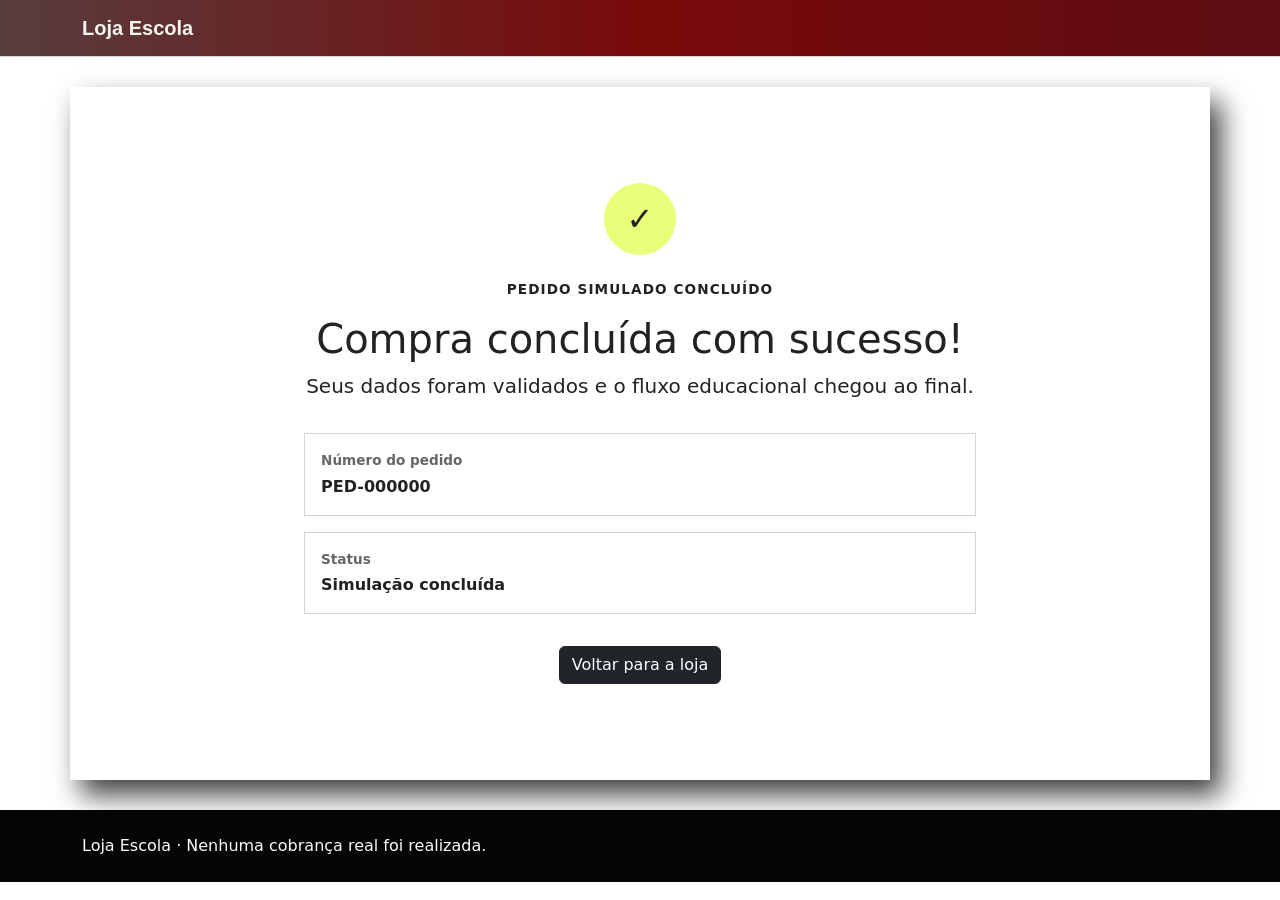
<file: loja-escola-main/web/sucesso.html>
<!doctype html>
<html lang="pt-BR">
<head>
  <meta charset="utf-8">
  <meta name="viewport" content="width=device-width, initial-scale=1">
  <meta name="description" content="Confirmação da compra simulada da Loja Escola.">
  <title>Loja Escola | Compra concluída</title>
  <link href="https://cdn.jsdelivr.net/npm/bootstrap@5.3.3/dist/css/bootstrap.min.css" rel="stylesheet">
  <link rel="stylesheet" href="css/styles.css">
</head>
<body>
  <a class="skip-link" href="#conteudo">Pular para o conteúdo principal</a>
  <header class="site-header">
    <nav class="navbar" aria-label="Navegação principal">
      <div class="container"><a class="navbar-brand fw-bold" href="index.html">Loja Escola</a></div>
    </nav>
  </header>

  <main id="conteudo" class="container py-5">
    <section class="success-panel mx-auto text-center" aria-labelledby="titulo-sucesso">
      <div class="success-icon" aria-hidden="true">✓</div>
      <p class="eyebrow">Pedido simulado concluído</p>
      <h1 id="titulo-sucesso">Compra concluída com sucesso!</h1>
      <p class="lead" id="mensagemCliente">Seus dados foram validados e o fluxo educacional chegou ao final.</p>
      <dl class="order-data">
        <div><dt>Número do pedido</dt><dd id="numeroPedido">PED-000000</dd></div>
        <div><dt>Status</dt><dd>Simulação concluída</dd></div>
      </dl>
      <a class="btn btn-dark" href="index.html">Voltar para a loja</a>
    </section>
  </main>

  <footer class="site-footer py-4"><div class="container"><p class="mb-0">Loja Escola · Nenhuma cobrança real foi realizada.</p></div></footer>
  <script src="js/success.js"></script>
</body>
</html>
</file>
<file: loja-escola-main/web/css/styles.css>
/* CSS propositalmente simples. A ideia é que os estudantes o evoluam. */
:root {
  --surface: #f6f4ef;
  --ink: #222;
  --muted: #666;
  --border: #d9d5cc;
  --accent-soft: #e8ff7a;
}

body { color: var(--ink); background: #ffffff; }
.card-body {transition: transform 0.3s ease;}
.card-body:hover{transform: translateY(-8px);}
.botão-estilo:hover{background-color: #f61313;}
.nova-item:hover {color: #000}
.skip-link { position: absolute; top: -60px; left: 1rem; z-index: 1000; padding: .75rem 1rem; background: #000; color: #fff; }
.skip-link:focus { top: 1rem; }
.navbar-brand {font-family:'Trebuchet MS', 'Lucida Sans Unicode', 'Lucida Grande', 'Lucida Sans', Arial, sans-serif, sans-serif; color: #f6f4ef ;}
.nav-link {font-weight: bold; color: #fff;}
.navbar-nav .nav-link.active {font-weight: bold; color: #fff; }
.site-header { border-bottom: 1px solid var(--border); background:linear-gradient(90deg, rgba(36, 0, 1, 0.76) 0%, rgba(121, 9, 9, 1) 51%, rgba(92, 13, 19, 1) 100%); } 
.hero { background: var(--surface); border-bottom: 1px solid var(--border); }
.eyebrow { font-size: .85rem; font-weight: 700; letter-spacing: .08em; text-transform: uppercase; }
.product-filter { width: min(100%, 320px); }
.product-card { border: 1px solid var(--border); border-radius: 8px; box-shadow: none; }
.product-card:hover { transform: translateY(-2px); }
.product-illustration, .product-detail-illustration { display: grid; place-items: center; background: var(--surface); border: 1px solid var(--border); }
.product-illustration { min-height: 190px; font-size: 5rem; }
.product-detail-illustration { min-height: 440px; font-size: 10rem; border-radius: 10px; }
.price { font-size: 1.2rem; font-weight: 700; }
.price-large { font-size: 2rem; }
.quantity-field { max-width: 120px; }
.learning-note, .summary-box { padding: 1.25rem; background: var(--surface); border: 1px solid var(--border); border-radius: 8px; }
.summary-box {padding: 1.25rem;}
.success-panel { max-width: 720px; padding: 3rem 1.5rem; }
.success-icon { display: grid; place-items: center; width: 72px; height: 72px; margin: 0 auto 1.5rem; border-radius: 50%; background: var(--accent-soft); font-size: 2rem; font-weight: 800; }
.order-data { display: grid; gap: 1rem; margin: 2rem 0; text-align: left; }
.order-data > div { padding: 1rem; border: 1px solid var(--border); }
.order-data dt { font-size: .85rem; color: var(--muted); }
.order-data dd { margin: .25rem 0 0; font-weight: 700; }
.site-footer {  background: #050505; color: #fcfcfc; }
.vitrine-caderno {width: 70%; height: auto; margin: 0 auto;}
.caderno {width: 100%; max-width: 100%; height: auto; display: block; object-fit: contain; margin: 0%;}
.vitrine-garrafa {width: 70%; height: auto; margin: 0 auto;}
.garrafa {
  width: 100%;
  max-width: 100%;
  height: auto;
  display: block;
  object-fit: contain;
  margin: 0%;  }
  .luminaria {width: 70%; height: auto; margin: 0 auto;}
  .vitrine-luminaria {width: 70%; height: auto; margin: 0 auto;}
  .fone {width: 70%; height: auto; margin: 0 auto;}
  .headset {width: 70%; height: auto; margin: 0 auto;}
  .nave-link {background-color: red; color: white; font-weight: bold; padding: 8px 18px; border-radius: 10px; display: inline-block;}
  .nave-link:hover {color: #222;}
  .estojo {width: 70%; height: auto; margin: 0 auto;}
  .pagina-estojo {width: 70%; height: auto; margin: 0 auto;}
  .mochila {width: 56%; height: auto; margin: 0 auto;}
  .pagina-mochila {width: 70%; height: auto; margin: 0 auto;}
  main {box-shadow: 11px 15px 26px 0px rgba(0,0,0,0.75);
-webkit-box-shadow: 11px 15px 26px 0px rgba(0,0,0,0.75);
-moz-box-shadow: 11px 15px 26px 0px rgba(0,0,0,0.75);
    margin-top: 30px;
    margin-bottom: 30px;}
 .nav-link {font-weight: bold; color: #fff;}  

/* TODO didático:
   - melhorar estados de hover/focus;
   - revisar espaçamentos;
   - criar uma identidade visual mais consistente;
   - revisar telas muito pequenas;
   - avaliar prefers-reduced-motion antes de adicionar animações.
*/
</file>
